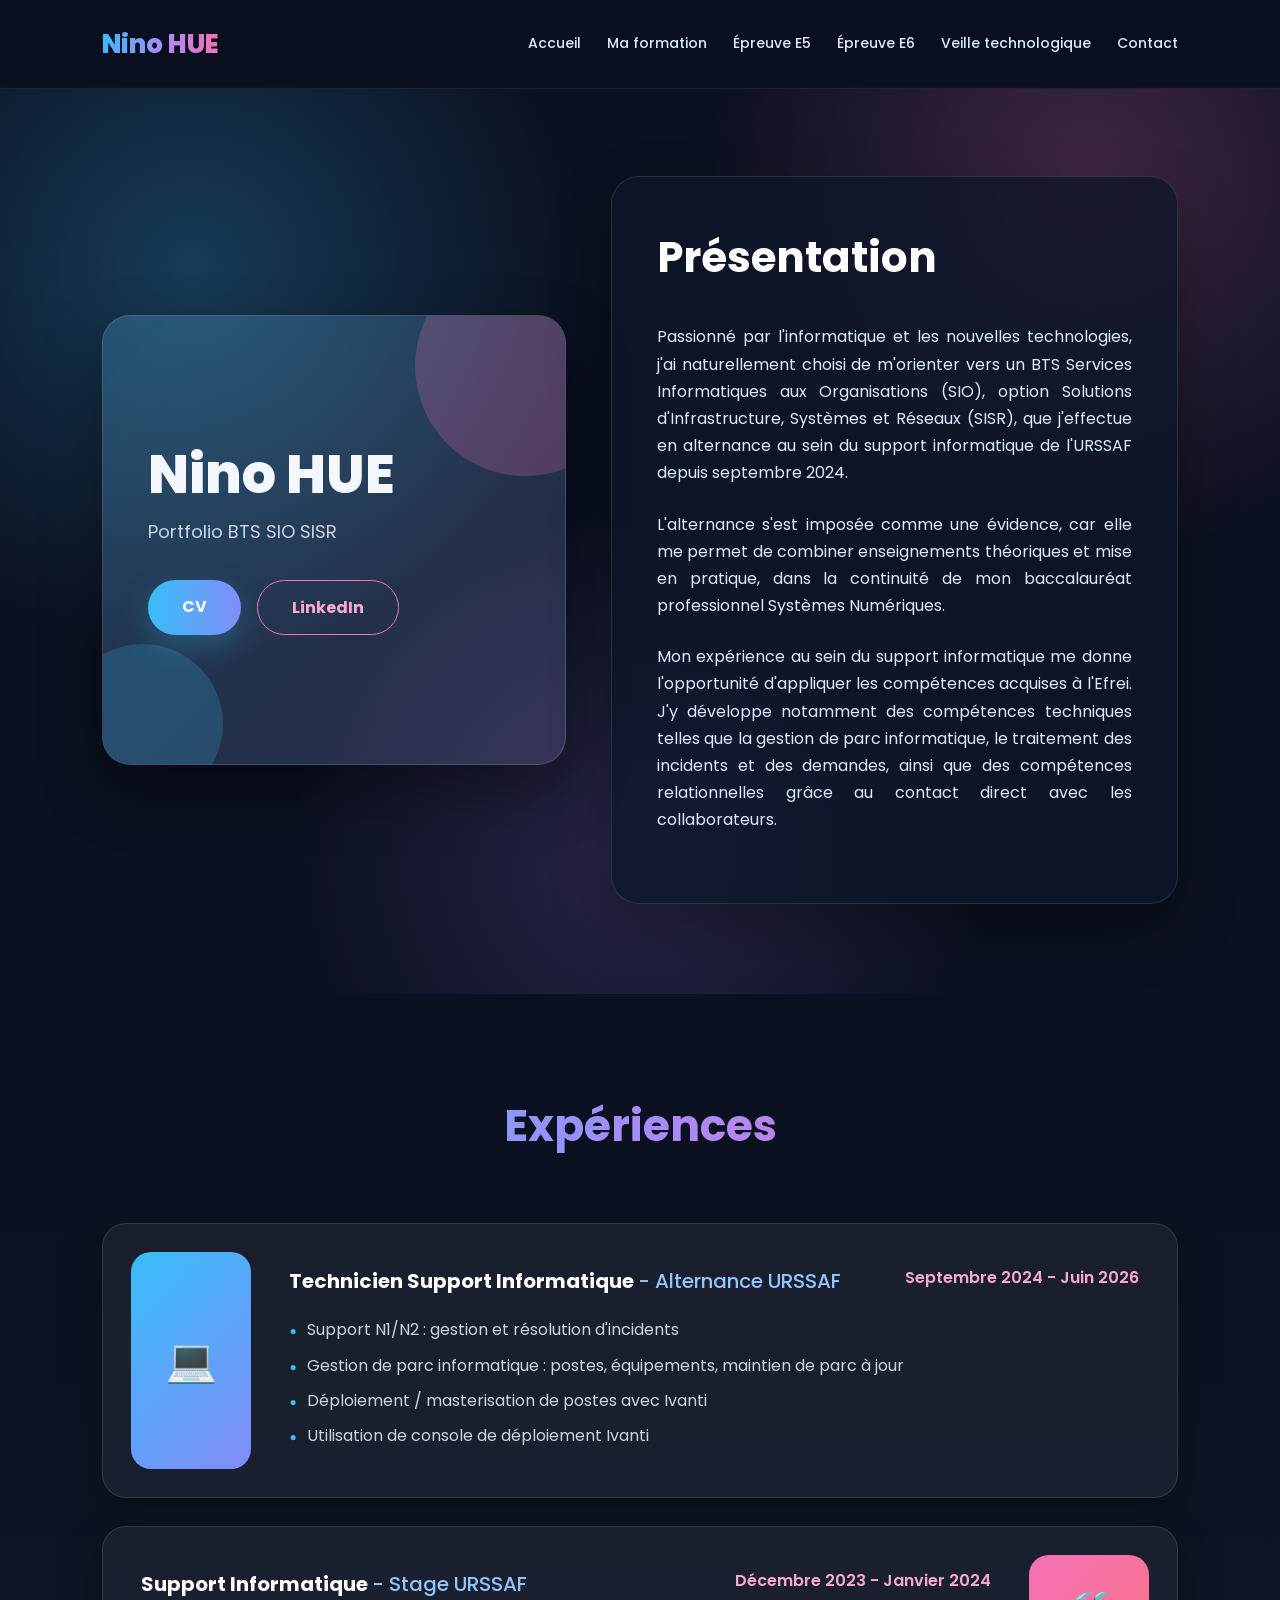
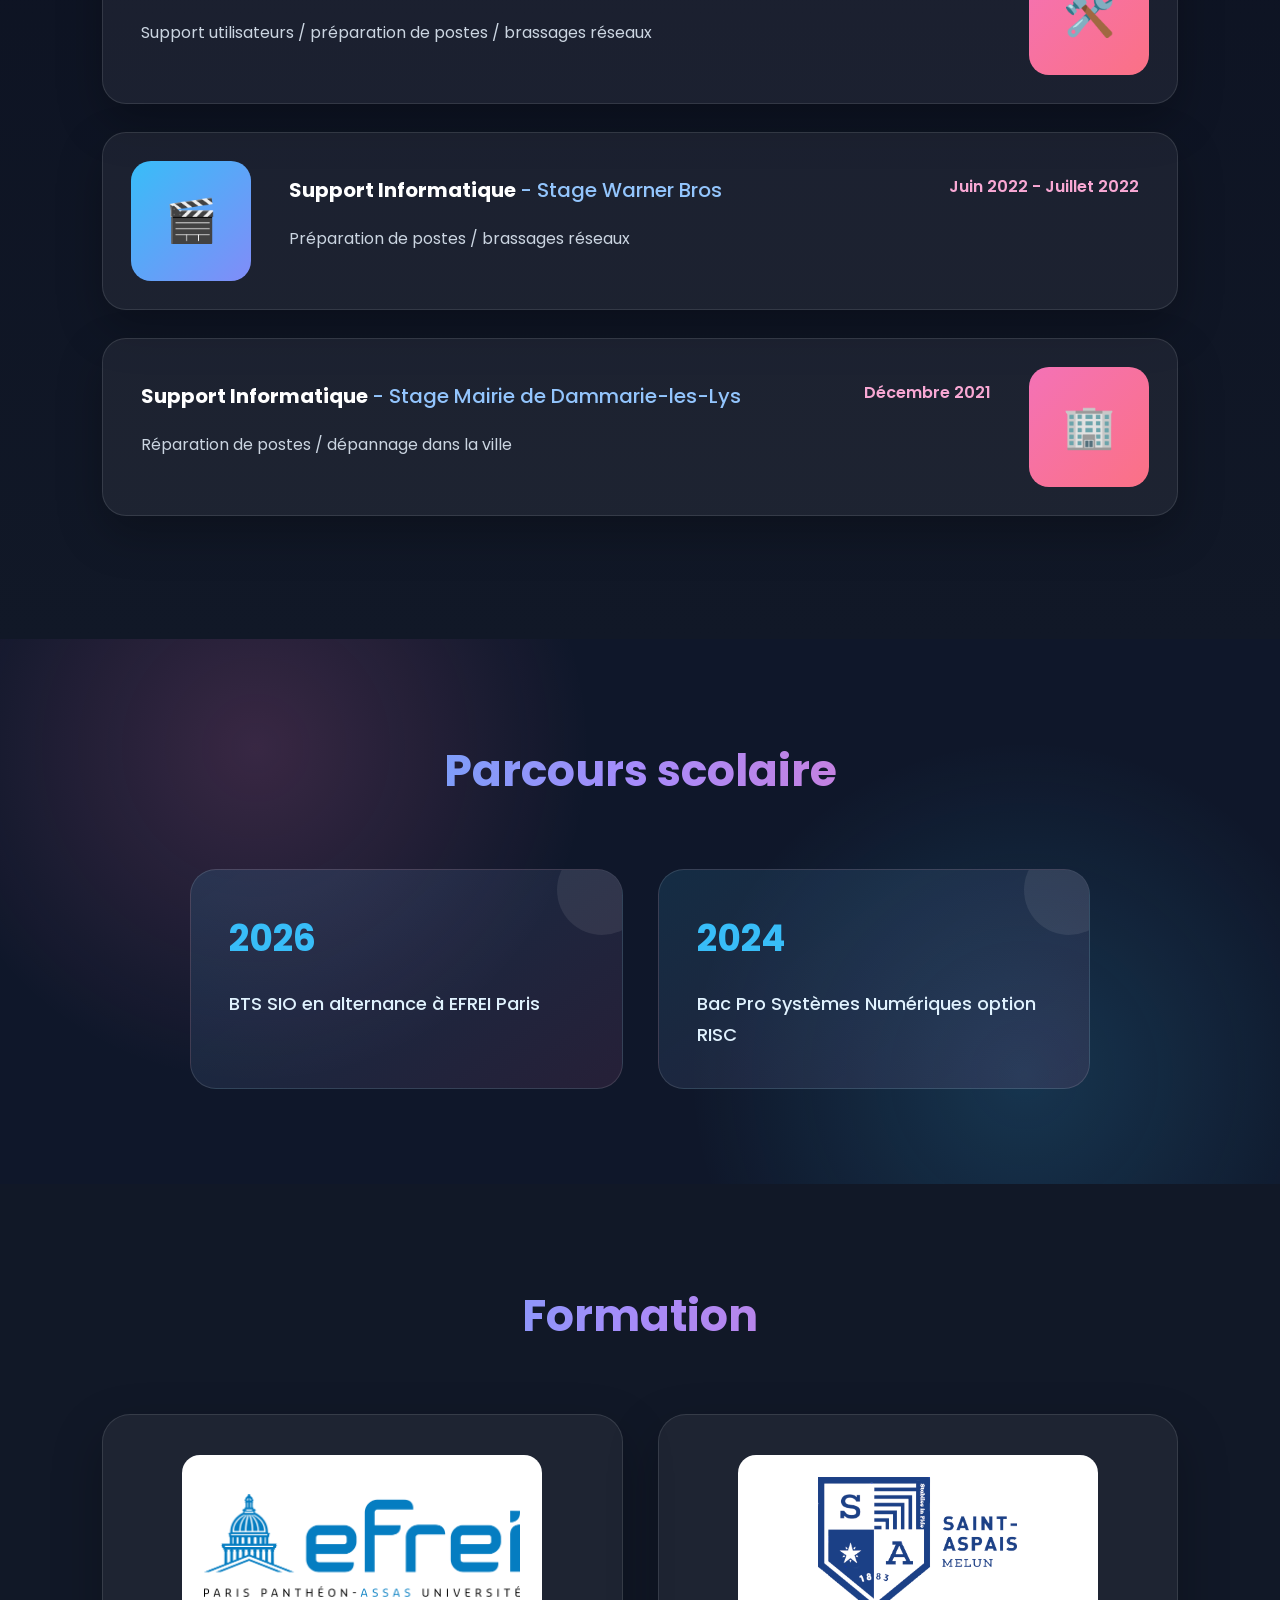
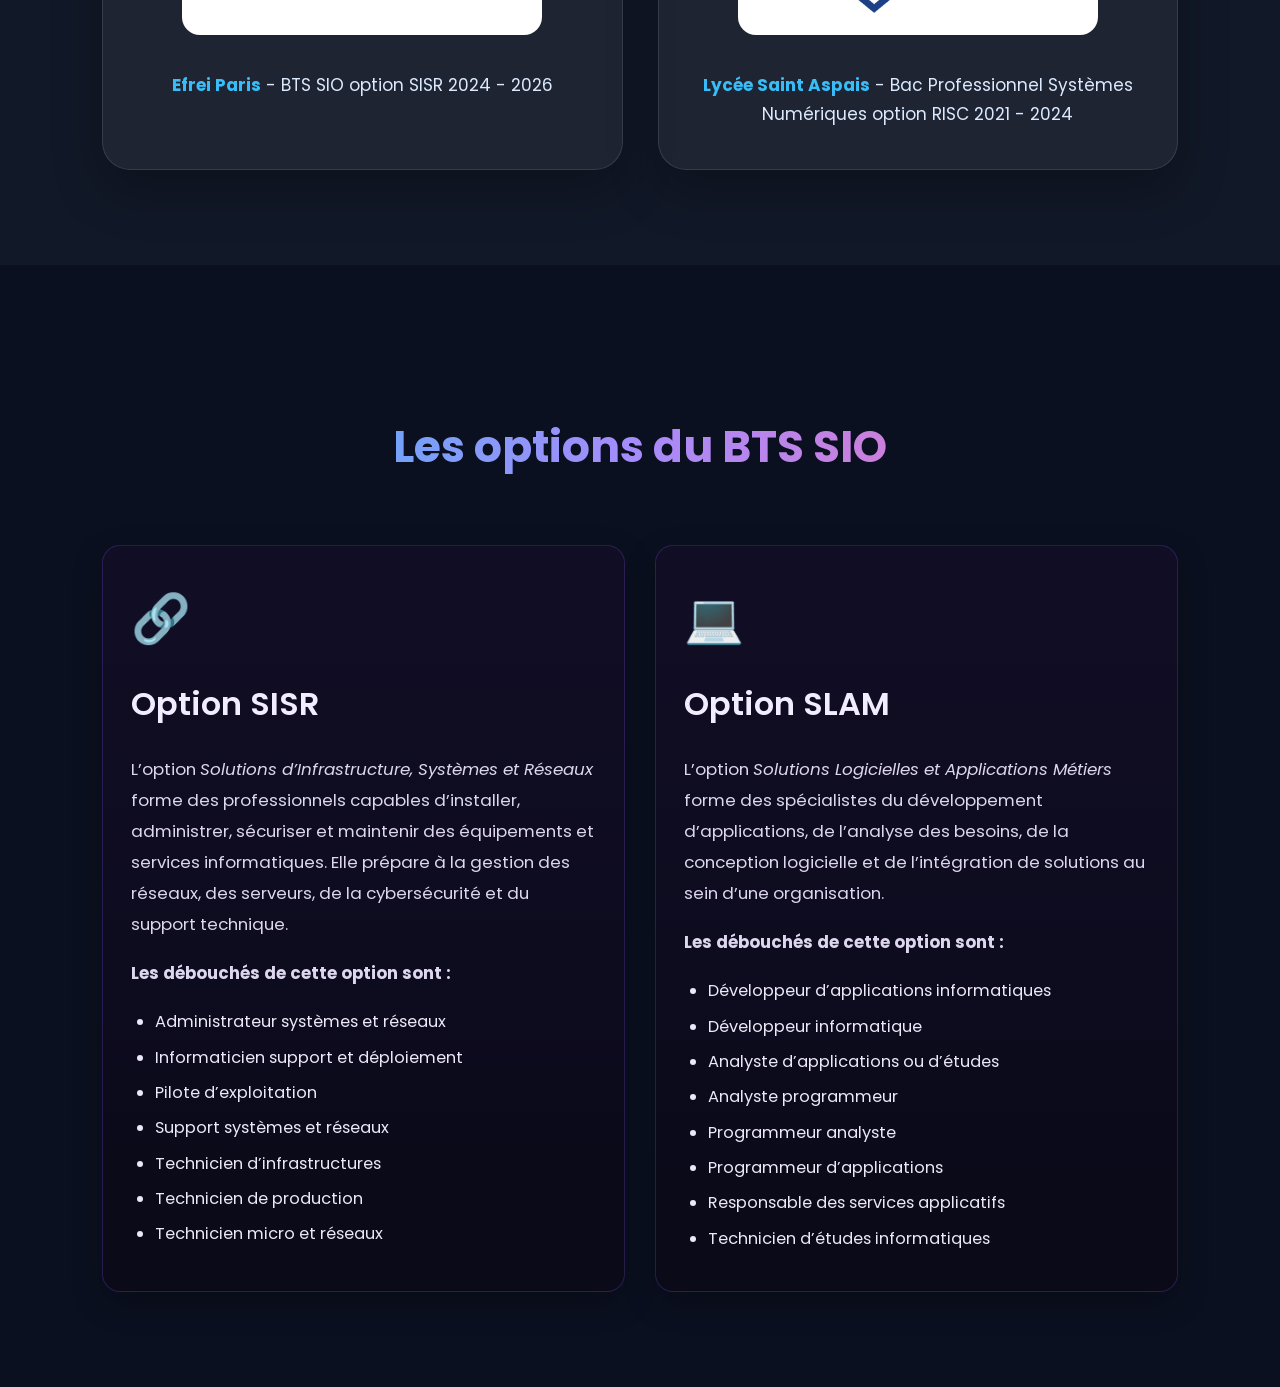
<file: index.html>
<!DOCTYPE html>
<html lang="fr">
<head>
  <meta charset="UTF-8">
  <meta name="viewport" content="width=device-width, initial-scale=1.0">
  <title>Portfolio - Nino HUE</title>
  <link rel="stylesheet" href="style.css">
</head>

<body>

  <header>
    <h1>Nino HUE</h1>

    <nav>
      <a href="index.html">Accueil</a>
      <a href="#formation">Ma formation</a>
      <a href="pages/EpreuveE5.html">Épreuve E5</a>
      <a href="pages/EpreuveE6.html">Épreuve E6</a>
      <a href="pages/Veille.html">Veille technologique</a>
      <a href="/pages/contact.html">Contact</a>
    </nav>
  </header>

  <main>

    <section class="hero" id="accueil">
      <div class="hero-left">
        <span class="name">Nino HUE</span>

        <div class="buttons">
          <a href="../nino.github.io/assets/pdf/CVNinoHue.pdf" class="btn">CV</a>
          <a href="https://www.linkedin.com/feed/" class="btn btn-outline">LinkedIn</a>
        </div>
      </div>

      <div class="hero-right">
        <h2>Présentation</h2>

        <p>
          Passionné par l'informatique et les nouvelles technologies, j'ai naturellement choisi de m'orienter vers un BTS Services Informatiques aux Organisations (SIO), option Solutions d'Infrastructure, Systèmes et Réseaux (SISR), que j'effectue en alternance au sein du support informatique de l'URSSAF depuis septembre 2024.
        </p>

        <p>
          L'alternance s'est imposée comme une évidence, car elle me permet de combiner enseignements théoriques et mise en pratique, dans la continuité de mon baccalauréat professionnel Systèmes Numériques.
        </p>

        <p>
          Mon expérience au sein du support informatique me donne l'opportunité d'appliquer les compétences acquises à l'Efrei. J'y développe notamment des compétences techniques telles que la gestion de parc informatique, le traitement des incidents et des demandes, ainsi que des compétences relationnelles grâce au contact direct avec les collaborateurs.
        </p>
      </div>
    </section>

    <section class="section" id="experiences">
      <h2>Expériences</h2>

      <div class="experience-card">
        <div class="icon">💻</div>

        <div class="experience-content">
          <div class="experience-header">
            <h3>Technicien Support Informatique <span>- Alternance URSSAF</span></h3>
            <p>Septembre 2024 - Juin 2026</p>
          </div>

          <ul>
            <li>Support N1/N2 : gestion et résolution d'incidents</li>
            <li>Gestion de parc informatique : postes, équipements, maintien de parc à jour</li>
            <li>Déploiement / masterisation de postes avec Ivanti</li>
            <li>Utilisation de console de déploiement Ivanti</li>
          </ul>
        </div>
      </div>

      <div class="experience-card reverse">
        <div class="icon blue">🛠️</div>

        <div class="experience-content">
          <div class="experience-header">
            <h3>Support Informatique <span>- Stage URSSAF</span></h3>
            <p>Décembre 2023 - Janvier 2024</p>
          </div>

          <p>Support utilisateurs / préparation de postes / brassages réseaux</p>
        </div>
      </div>

      <div class="experience-card">
        <div class="icon">🎬</div>

        <div class="experience-content">
          <div class="experience-header">
            <h3>Support Informatique <span>- Stage Warner Bros</span></h3>
            <p>Juin 2022 - Juillet 2022</p>
          </div>

          <p>Préparation de postes / brassages réseaux</p>
        </div>
      </div>

      <div class="experience-card reverse">
        <div class="icon blue">🏢</div>

        <div class="experience-content">
          <div class="experience-header">
            <h3>Support Informatique <span>- Stage Mairie de Dammarie-les-Lys</span></h3>
            <p>Décembre 2021</p>
          </div>

          <p>Réparation de postes / dépannage dans la ville</p>
        </div>
      </div>
    </section>

    <section class="section formation" id="formation">
      <h2>Parcours scolaire</h2>

      <div class="timeline">
        <div class="timeline-card">
          <h3>2026</h3>
          <p>BTS SIO en alternance à EFREI Paris</p>
        </div>

        <div class="timeline-card">
          <h3>2024</h3>
          <p>Bac Pro Systèmes Numériques option RISC</p>
        </div>
      </div>
    </section>

    <section class="section schools">
      <h2>Formation</h2>

      <div class="school-grid">
        <div class="school-card">
          <img src="assets/images/Logo_Efrei_2022.svg.png" alt="Logo EFREI Paris">
          <p><strong>Efrei Paris</strong> - BTS SIO option SISR 2024 - 2026</p>
        </div>

        <div class="school-card">
          <img src="assets/images/institution-st-Aspais-fond-logo-blanc-et-bleu.png" alt="Logo Lycée Saint Aspais">
          <p><strong>Lycée Saint Aspais</strong> - Bac Professionnel Systèmes Numériques option RISC 2021 - 2024</p>
        </div>
      </div>
    </section>
    <section class="section options-section">
  <h2>Les options du BTS SIO</h2>

  <div class="options-grid">
    <div class="option-card">
      <div class="option-icon">🔗</div>
      <h3>Option SISR</h3>

      <p>
        L’option <em>Solutions d’Infrastructure, Systèmes et Réseaux</em> forme des professionnels
        capables d’installer, administrer, sécuriser et maintenir des équipements et services informatiques.
        Elle prépare à la gestion des réseaux, des serveurs, de la cybersécurité et du support technique.
      </p>

      <p class="option-subtitle">Les débouchés de cette option sont :</p>
      <ul>
        <li>Administrateur systèmes et réseaux</li>
        <li>Informaticien support et déploiement</li>
        <li>Pilote d’exploitation</li>
        <li>Support systèmes et réseaux</li>
        <li>Technicien d’infrastructures</li>
        <li>Technicien de production</li>
        <li>Technicien micro et réseaux</li>
      </ul>
    </div>

    <div class="option-card">
      <div class="option-icon">💻</div>
      <h3>Option SLAM</h3>

      <p>
        L’option <em>Solutions Logicielles et Applications Métiers</em> forme des spécialistes
        du développement d’applications, de l’analyse des besoins, de la conception logicielle
        et de l’intégration de solutions au sein d’une organisation.
      </p>

      <p class="option-subtitle">Les débouchés de cette option sont :</p>
      <ul>
        <li>Développeur d’applications informatiques</li>
        <li>Développeur informatique</li>
        <li>Analyste d’applications ou d’études</li>
        <li>Analyste programmeur</li>
        <li>Programmeur analyste</li>
        <li>Programmeur d’applications</li>
        <li>Responsable des services applicatifs</li>
        <li>Technicien d’études informatiques</li>
      </ul>
    </div>
  </div>
</section>

  </main>

</body>
</html>
</file>
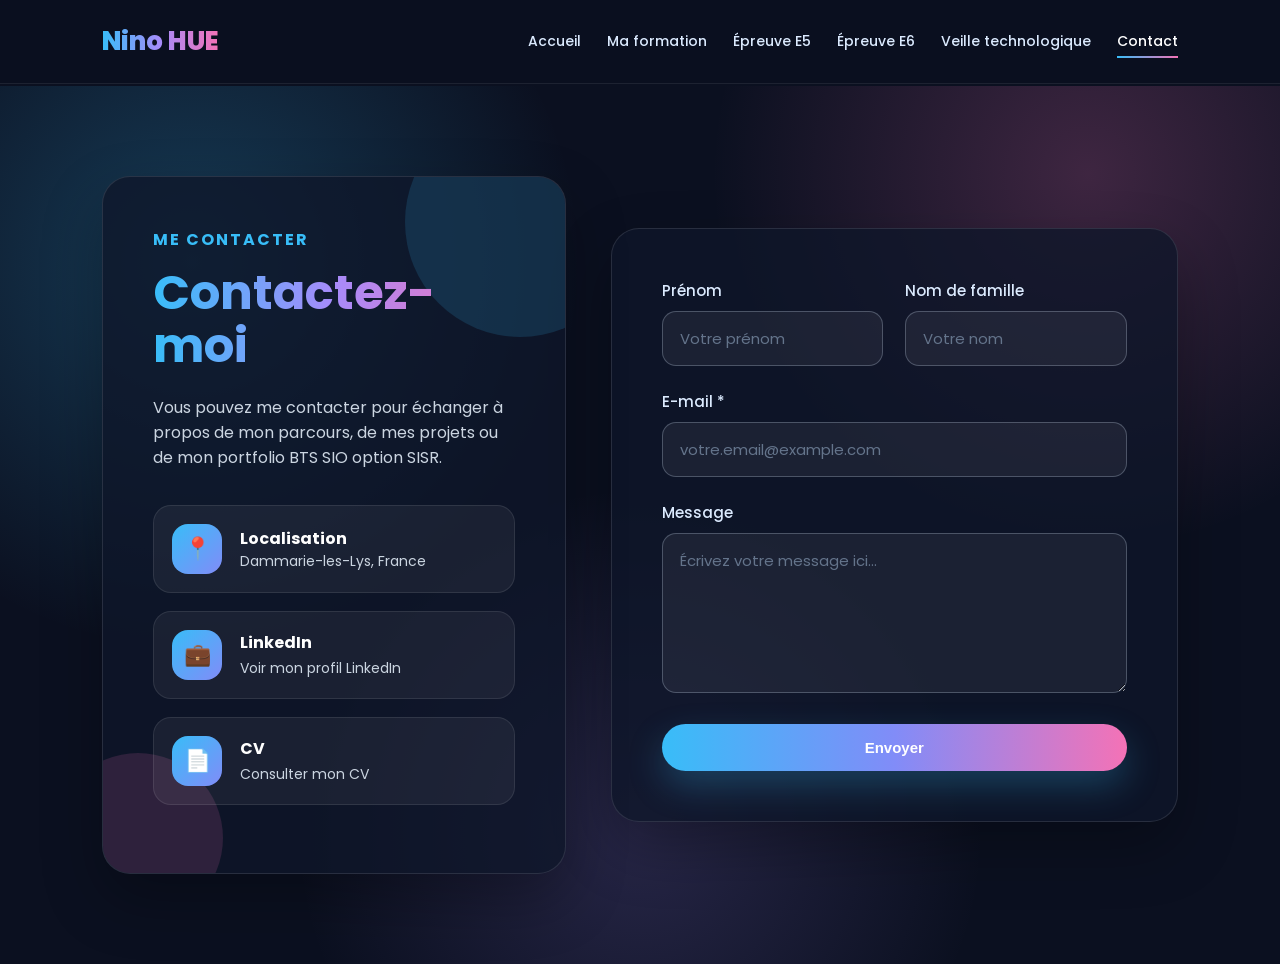
<file: pages/contact.html>
<!DOCTYPE html>
<html lang="fr">
<head>
  <meta charset="UTF-8">
  <meta name="viewport" content="width=device-width, initial-scale=1.0">
  <title>Contact - Nino HUE</title>
  <link rel="stylesheet" href="contact.css">
</head>

<body>

  <header>
    <h1>Nino HUE</h1>

    <nav>
      <a href="../index.html">Accueil</a>
      <a href="../index.html#formation">Ma formation</a>
      <a href="EpreuveE5.html">Épreuve E5</a>
      <a href="EpreuveE6.html">Épreuve E6</a>
      <a href="../index.html#veille">Veille technologique</a>
      <a href="contact.html" class="active">Contact</a>
    </nav>
  </header>

  <main>

    <section class="contact-section">

      <div class="contact-left">
        <p class="small-title">Me contacter</p>

        <h2>Contactez-moi</h2>

        <p class="intro">
          Vous pouvez me contacter pour échanger à propos de mon parcours, de mes projets ou de mon portfolio BTS SIO option SISR.
        </p>

        <div class="info-card">
          <span>📍</span>
          <div>
            <h3>Localisation</h3>
            <p>Dammarie-les-Lys, France</p>
          </div>
        </div>

        <div class="info-card">
          <span>💼</span>
          <div>
            <h3>LinkedIn</h3>
            <a href="https://www.linkedin.com/feed/" target="_blank">Voir mon profil LinkedIn</a>
          </div>
        </div>

        <div class="info-card">
          <span>📄</span>
          <div>
            <h3>CV</h3>
            <a href="https://www.linkedin.com/feed/" target="_blank">Consulter mon CV</a>
          </div>
        </div>
      </div>

      <div class="contact-right">
        <form>
          <div class="form-row">
            <div class="form-group">
              <label for="prenom">Prénom</label>
              <input type="text" id="prenom" name="prenom" placeholder="Votre prénom">
            </div>

            <div class="form-group">
              <label for="nom">Nom de famille</label>
              <input type="text" id="nom" name="nom" placeholder="Votre nom">
            </div>
          </div>

          <div class="form-group">
            <label for="email">E-mail *</label>
            <input type="email" id="email" name="email" placeholder="votre.email@example.com" required>
          </div>

          <div class="form-group">
            <label for="message">Message</label>
            <textarea id="message" name="message" placeholder="Écrivez votre message ici..."></textarea>
          </div>

          <button type="submit">Envoyer</button>
        </form>
      </div>

    </section>

  </main>

</body>
</html>
</file>
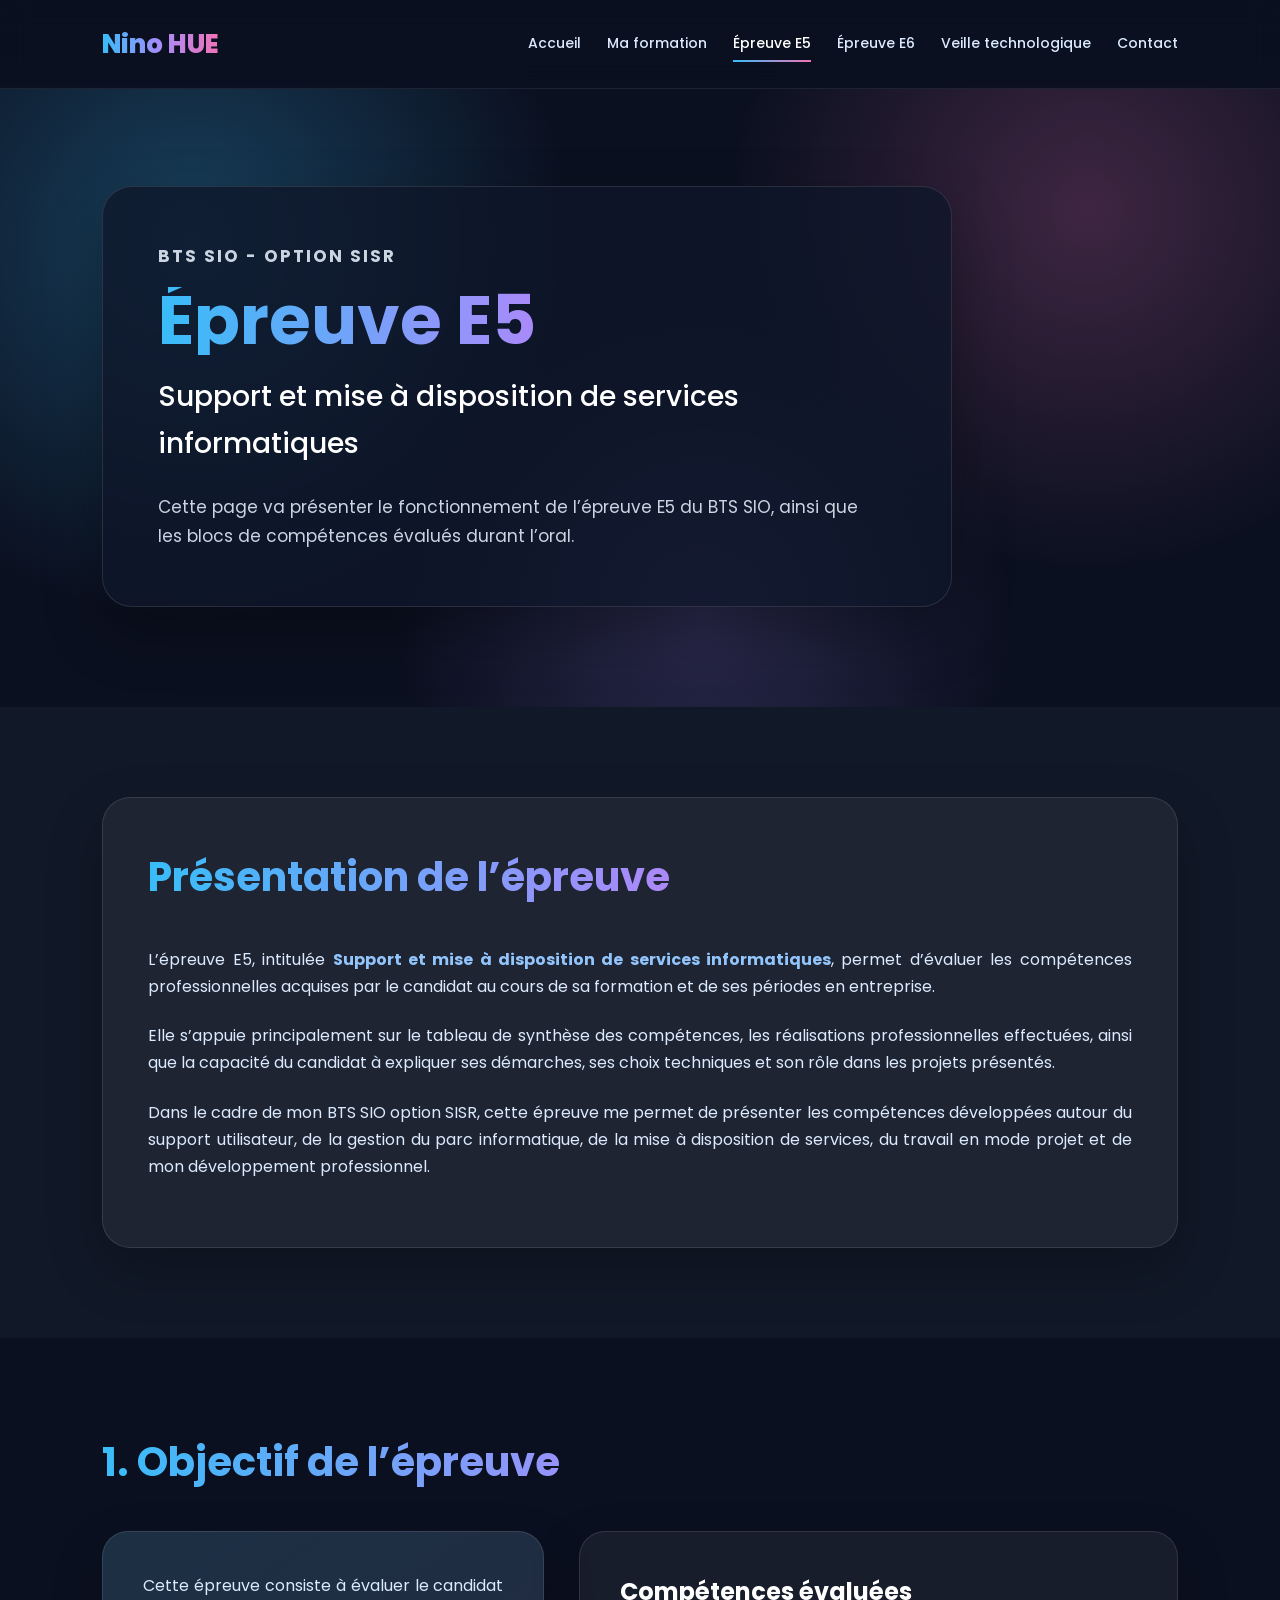
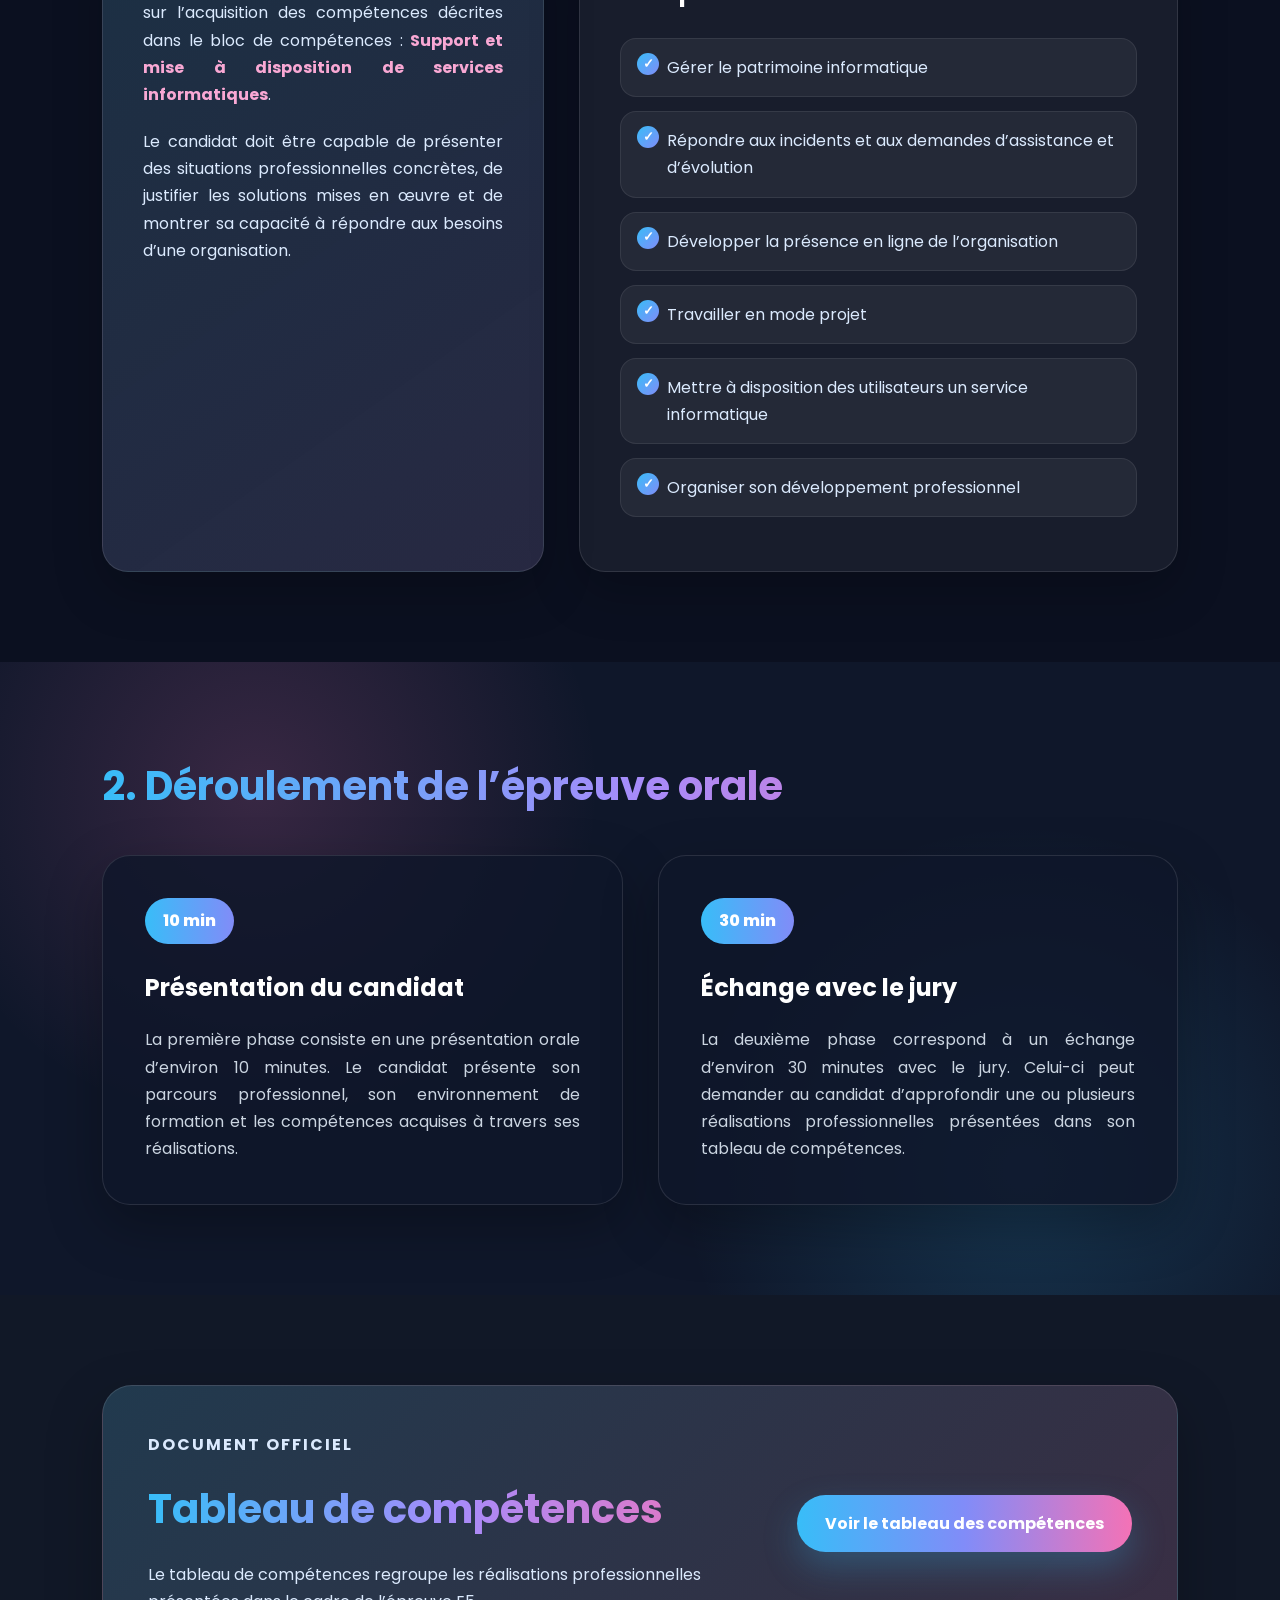
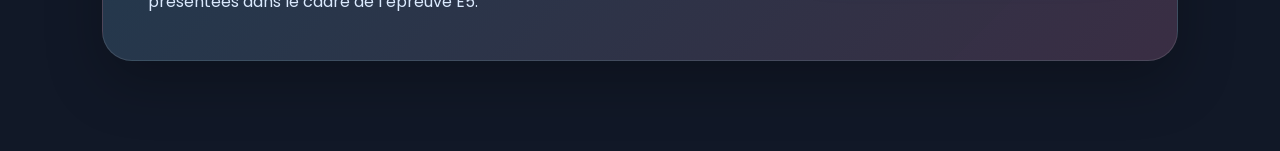
<file: pages/EpreuveE5.html>
<!DOCTYPE html>
<html lang="fr">
<head>
  <meta charset="UTF-8">
  <meta name="viewport" content="width=device-width, initial-scale=1.0">
  <title>Épreuve E5 - Nino HUE</title>
  <link rel="stylesheet" href="EpreuveE5.css">
</head>

<body>

  <header>
    <h1>Nino HUE</h1>

    <nav>
      <a href="../index.html">Accueil</a>
      <a href="../index.html#formation">Ma formation</a>
      <a href="EpreuveE5.html" class="active">Épreuve E5</a>
      <a href="EpreuveE6.html">Épreuve E6</a>
      <a href="../pages/Veille.html">Veille technologique</a>
      <a href="contact.html">Contact</a>
    </nav>
  </header>

  <main>

    <section class="hero-e5">
      <div class="hero-content">
        <p class="small-title">BTS SIO - Option SISR</p>
        <h2>Épreuve E5</h2>
        <h3>Support et mise à disposition de services informatiques</h3>

        <p>
          Cette page va présenter le fonctionnement de l’épreuve E5 du BTS SIO, ainsi que les blocs de compétences évalués durant l’oral.
        </p>
      </div>
    </section>

    <section class="section intro-section">
      <div class="intro-card">
        <h2>Présentation de l’épreuve</h2>

        <p>
          L’épreuve E5, intitulée <strong>Support et mise à disposition de services informatiques</strong>, permet d’évaluer les compétences professionnelles acquises par le candidat au cours de sa formation et de ses périodes en entreprise.
        </p>

        <p>
          Elle s’appuie principalement sur le tableau de synthèse des compétences, les réalisations professionnelles effectuées, ainsi que la capacité du candidat à expliquer ses démarches, ses choix techniques et son rôle dans les projets présentés.
        </p>

        <p>
          Dans le cadre de mon BTS SIO option SISR, cette épreuve me permet de présenter les compétences développées autour du support utilisateur, de la gestion du parc informatique, de la mise à disposition de services, du travail en mode projet et de mon développement professionnel.
        </p>
      </div>
    </section>

    <section class="section">
      <h2>1. Objectif de l’épreuve</h2>

      <div class="content-grid">
        <div class="text-card">
          <p>
            Cette épreuve consiste à évaluer le candidat sur l’acquisition des compétences décrites dans le bloc de compétences :
            <strong>Support et mise à disposition de services informatiques</strong>.
          </p>

          <p>
            Le candidat doit être capable de présenter des situations professionnelles concrètes, de justifier les solutions mises en œuvre et de montrer sa capacité à répondre aux besoins d’une organisation.
          </p>
        </div>

        <div class="skills-card">
          <h3>Compétences évaluées</h3>

          <ul>
            <li>Gérer le patrimoine informatique</li>
            <li>Répondre aux incidents et aux demandes d’assistance et d’évolution</li>
            <li>Développer la présence en ligne de l’organisation</li>
            <li>Travailler en mode projet</li>
            <li>Mettre à disposition des utilisateurs un service informatique</li>
            <li>Organiser son développement professionnel</li>
          </ul>
        </div>
      </div>
    </section>

    <section class="section oral-section">
      <h2>2. Déroulement de l’épreuve orale</h2>

      <div class="oral-wrapper">

        <div class="oral-card">
          <span class="number">10 min</span>
          <h3>Présentation du candidat</h3>

          <p>
            La première phase consiste en une présentation orale d’environ 10 minutes. Le candidat présente son parcours professionnel, son environnement de formation et les compétences acquises à travers ses réalisations.
          </p>
        </div>

        <div class="oral-card">
          <span class="number">30 min</span>
          <h3>Échange avec le jury</h3>

          <p>
            La deuxième phase correspond à un échange d’environ 30 minutes avec le jury. Celui-ci peut demander au candidat d’approfondir une ou plusieurs réalisations professionnelles présentées dans son tableau de compétences.
          </p>
        </div>

      </div>
    </section>

    <section class="section document-section">
      <div class="document-card">
        <div>
          <p class="small-title">Document officiel</p>
          <h2>Tableau de compétences</h2>

          <p>
            Le tableau de compétences regroupe les réalisations professionnelles présentées dans le cadre de l’épreuve E5.
          </p>
        </div>

        <a href="../assets/pdf/tableau des copmpétences.pdf" target="_blank" class="btn">
          Voir le tableau des compétences
        </a>
      </div>
    </section>

  </main>

</body>
</html>
</file>
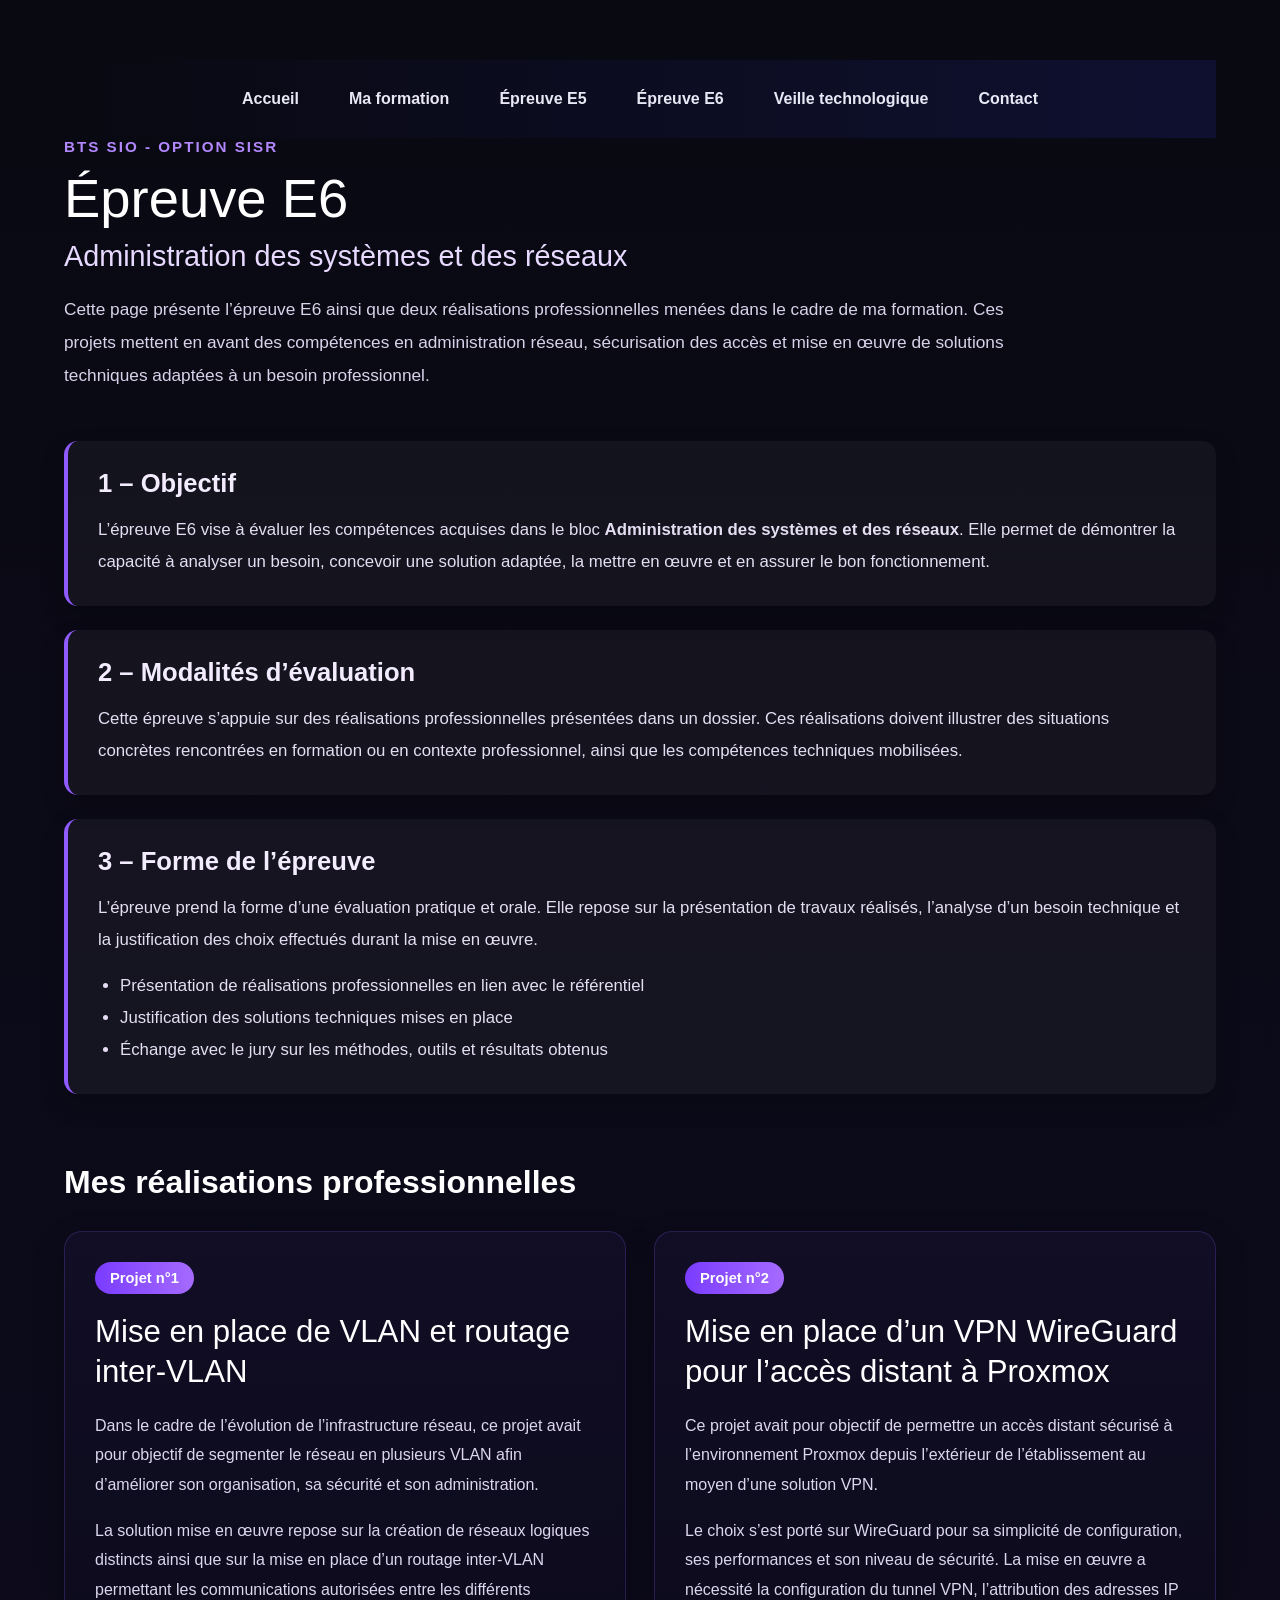
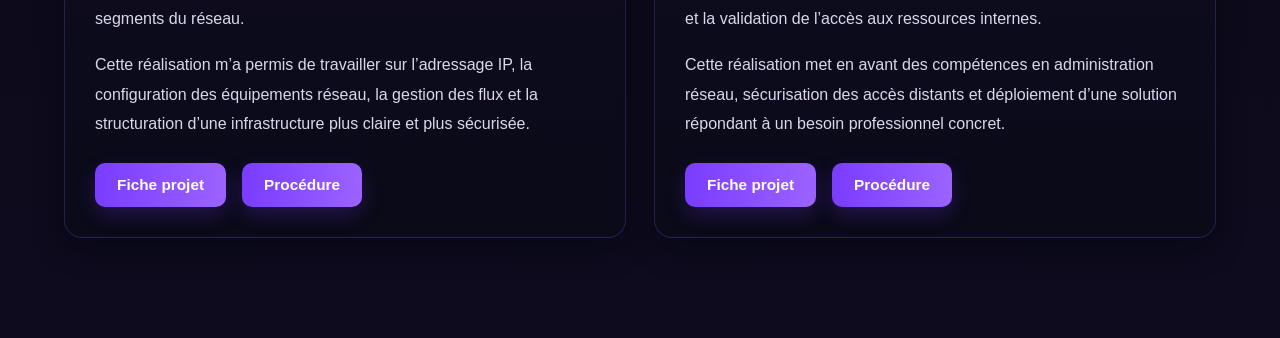
<file: pages/EpreuveE6.html>
<!DOCTYPE html>
<html lang="fr">
<head>
  <meta charset="UTF-8" />
  <meta name="viewport" content="width=device-width, initial-scale=1.0" />
  <title>Épreuve E6</title>
  <link rel="stylesheet" href="EpreuveE6.css" />
</head>
<body>

  <main class="e6-page">
    <nav>
  <a href="../index.html">Accueil</a>
  <a href="../index.html#formation">Ma formation</a>
  <a href="EpreuveE5.html">Épreuve E5</a>
  <a href="EpreuveE6.html">Épreuve E6</a>
  <a href="../pages/Veille.html">Veille technologique</a>
  <a href="contact.html">Contact</a>
</nav>

    <section class="intro-e6">
      <p class="subtitle">BTS SIO - Option SISR</p>
      <h1>Épreuve E6</h1>
      <h2>Administration des systèmes et des réseaux</h2>
      <p class="intro-text">
        Cette page présente l’épreuve E6 ainsi que deux réalisations professionnelles menées
        dans le cadre de ma formation. Ces projets mettent en avant des compétences en
        administration réseau, sécurisation des accès et mise en œuvre de solutions techniques
        adaptées à un besoin professionnel.
      </p>
    </section>

    <section class="presentation-e6">
      <div class="info-block">
        <h3>1 – Objectif</h3>
        <p>
          L’épreuve E6 vise à évaluer les compétences acquises dans le bloc
          <strong>Administration des systèmes et des réseaux</strong>. Elle permet de démontrer
          la capacité à analyser un besoin, concevoir une solution adaptée, la mettre en œuvre
          et en assurer le bon fonctionnement.
        </p>
      </div>

      <div class="info-block">
        <h3>2 – Modalités d’évaluation</h3>
        <p>
          Cette épreuve s’appuie sur des réalisations professionnelles présentées dans un dossier.
          Ces réalisations doivent illustrer des situations concrètes rencontrées en formation
          ou en contexte professionnel, ainsi que les compétences techniques mobilisées.
        </p>
      </div>

      <div class="info-block">
        <h3>3 – Forme de l’épreuve</h3>
        <p>
          L’épreuve prend la forme d’une évaluation pratique et orale. Elle repose sur la
          présentation de travaux réalisés, l’analyse d’un besoin technique et la justification
          des choix effectués durant la mise en œuvre.
        </p>
        <ul>
          <li>Présentation de réalisations professionnelles en lien avec le référentiel</li>
          <li>Justification des solutions techniques mises en place</li>
          <li>Échange avec le jury sur les méthodes, outils et résultats obtenus</li>
        </ul>
      </div>
    </section>

    <section class="projects-section">
      <h2>Mes réalisations professionnelles</h2>

      <div class="projects-grid">

        <article class="project-card">
          <span class="project-tag">Projet n°1</span>
          <h3>Mise en place de VLAN et routage inter-VLAN</h3>
          <p>
            Dans le cadre de l’évolution de l’infrastructure réseau, ce projet avait pour objectif
            de segmenter le réseau en plusieurs VLAN afin d’améliorer son organisation,
            sa sécurité et son administration.
          </p>
          <p>
            La solution mise en œuvre repose sur la création de réseaux logiques distincts
            ainsi que sur la mise en place d’un routage inter-VLAN permettant les communications
            autorisées entre les différents segments du réseau.
          </p>
          <p>
            Cette réalisation m’a permis de travailler sur l’adressage IP, la configuration
            des équipements réseau, la gestion des flux et la structuration d’une infrastructure
            plus claire et plus sécurisée.
          </p>

          <div class="project-buttons">
            <a href="../assets/pdf/Fiche descriptive 1 SISR (E6) Session 2026 .pdf" target="_blank">Fiche projet</a>
            <a href="../pages/Vlan.html" target="_blank">Procédure</a>
          </div>
        </article>

        <article class="project-card">
          <span class="project-tag">Projet n°2</span>
          <h3>Mise en place d’un VPN WireGuard pour l’accès distant à Proxmox</h3>
          <p>
            Ce projet avait pour objectif de permettre un accès distant sécurisé à l’environnement
            Proxmox depuis l’extérieur de l’établissement au moyen d’une solution VPN.
          </p>
          <p>
            Le choix s’est porté sur WireGuard pour sa simplicité de configuration,
            ses performances et son niveau de sécurité. La mise en œuvre a nécessité
            la configuration du tunnel VPN, l’attribution des adresses IP et la validation
            de l’accès aux ressources internes.
          </p>
          <p>
            Cette réalisation met en avant des compétences en administration réseau,
            sécurisation des accès distants et déploiement d’une solution répondant
            à un besoin professionnel concret.
          </p>

          <div class="project-buttons">
            <a href="../assets/pdf/Fiche descriptive 2 SISR (E6) Session 2026 .pdf" target="_blank">Fiche projet</a>
            <a href="https://www.it-connect.fr/mise-en-place-de-wireguard-vpn-sur-debian-11/" target="_blank">Procédure</a>
          </div>
        </article>

      </div>
    </section>

  </main>

</body>
</html>
</file>
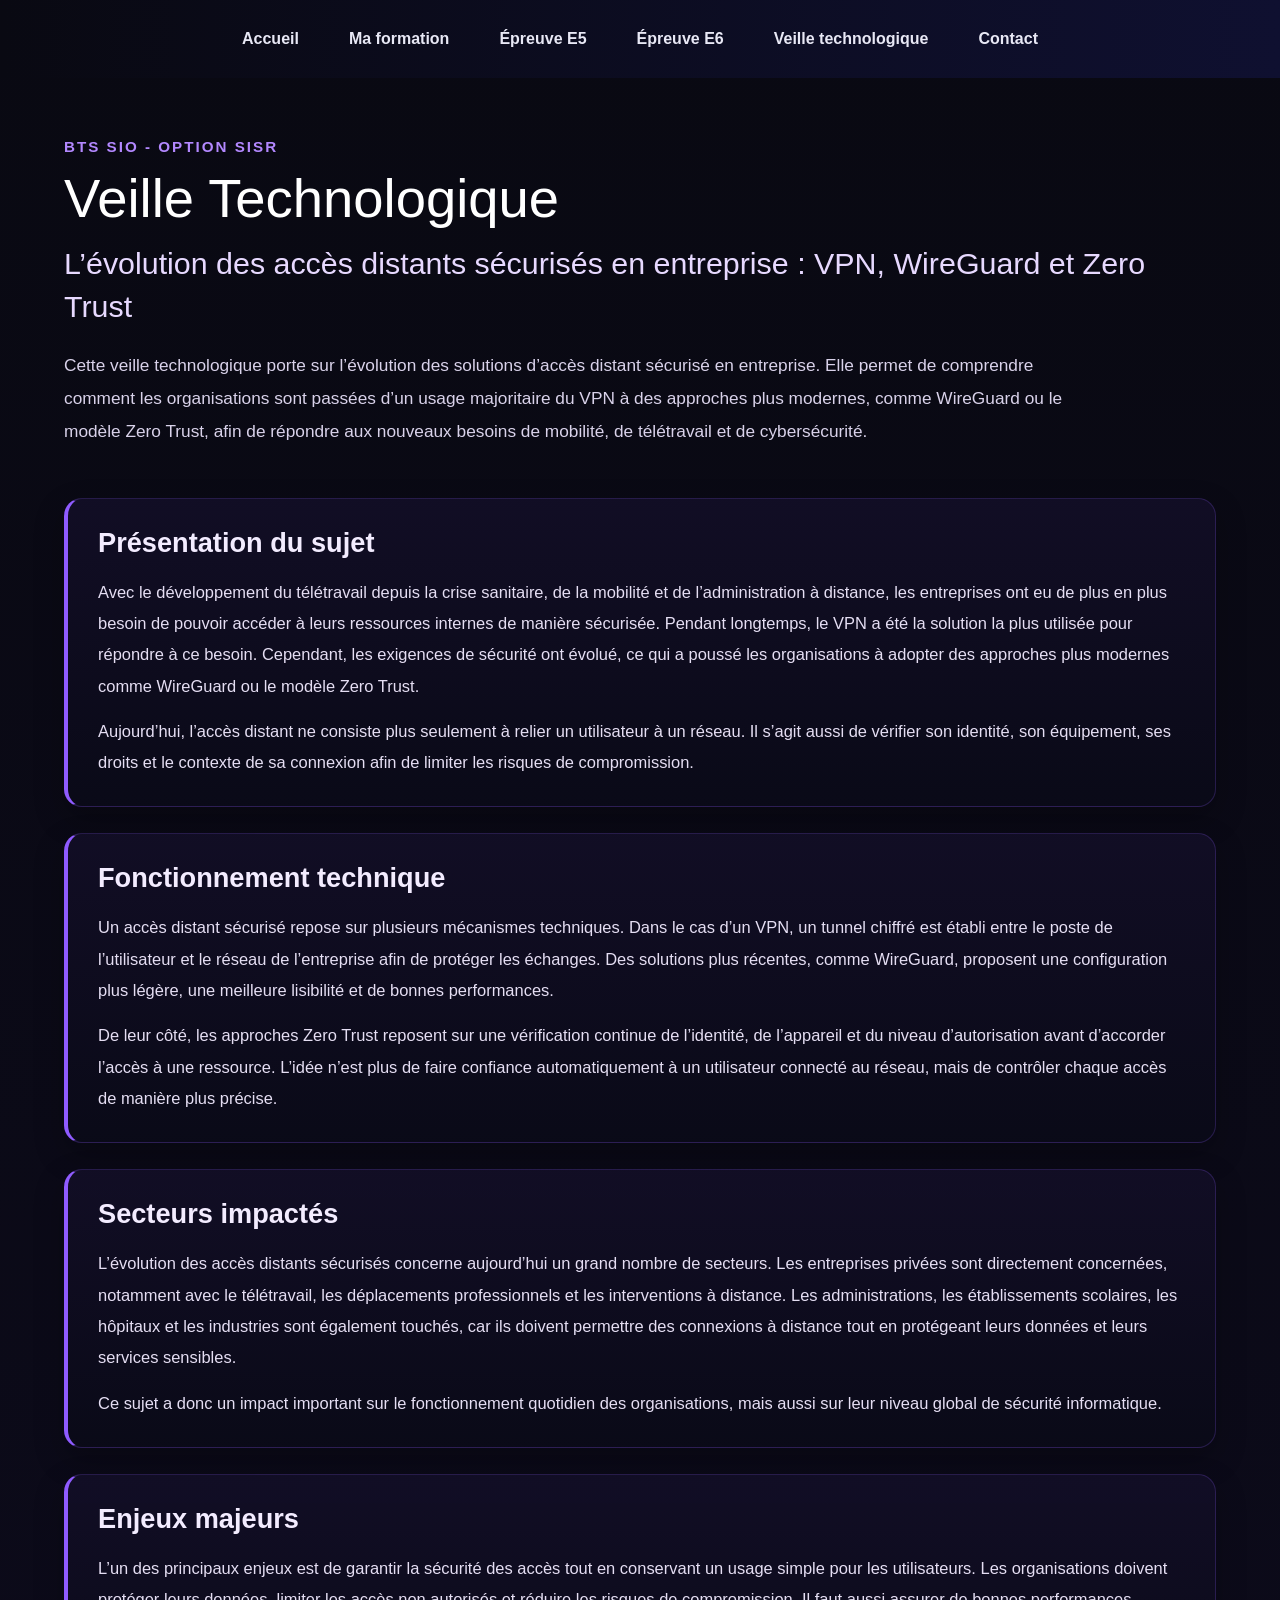
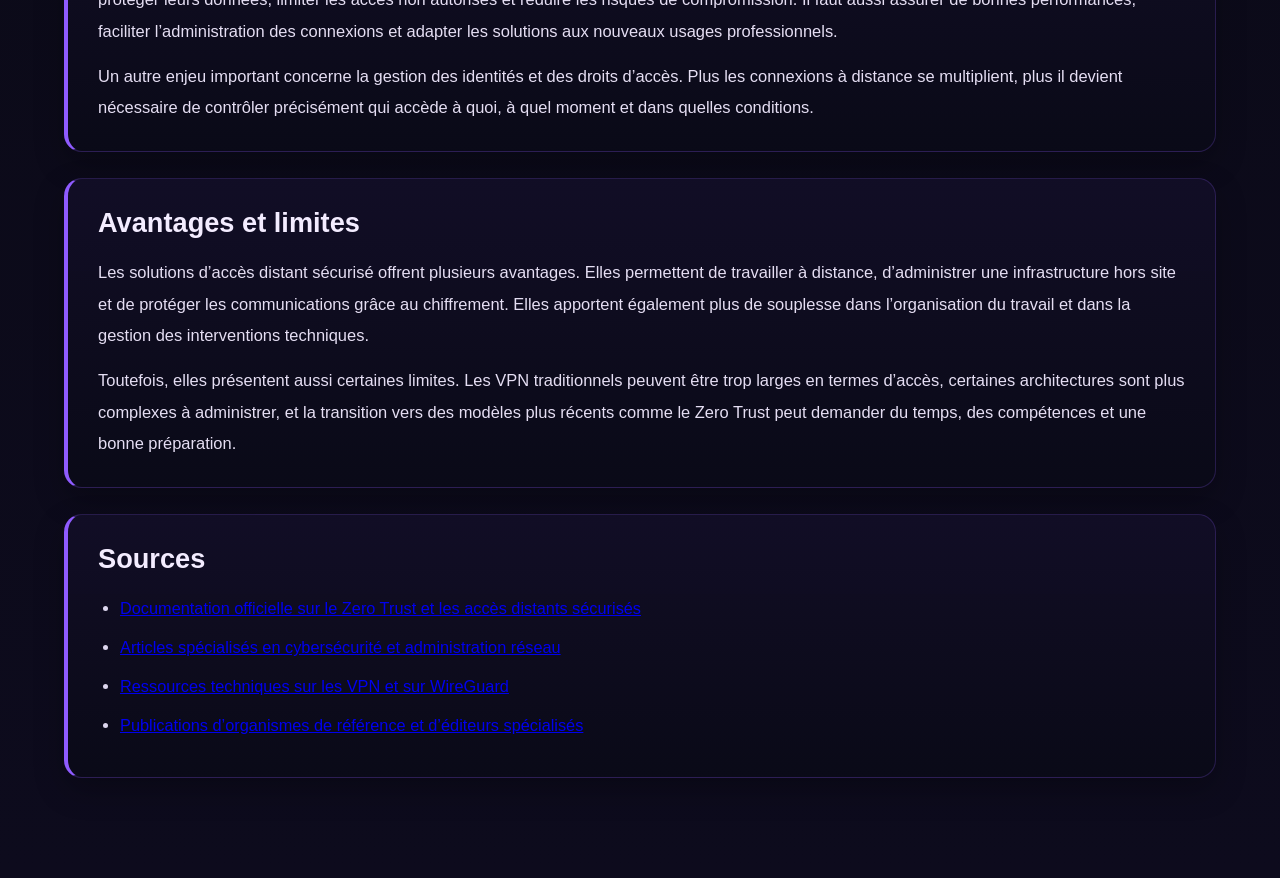
<file: pages/Veille.html>
<!DOCTYPE html>
<html lang="fr">
<head>
  <meta charset="UTF-8">
  <meta name="viewport" content="width=device-width, initial-scale=1.0">
  <title>Veille Technologique</title>
  <link rel="stylesheet" href="Veille.css">
</head>
<body>

  <nav>
    <a href="../index.html">Accueil</a>
    <a href="../index.html#formation">Ma formation</a>
    <a href="EpreuveE5.html">Épreuve E5</a>
    <a href="EpreuveE6.html">Épreuve E6</a>
    <a href="Veille.html">Veille technologique</a>
    <a href="contact.html">Contact</a>
  </nav>

  <main class="veille-page">

    <section class="hero-veille">
      <p class="subtitle">BTS SIO - Option SISR</p>
      <h1>Veille Technologique</h1>
      <h2>L’évolution des accès distants sécurisés en entreprise : VPN, WireGuard et Zero Trust</h2>
      <p class="intro">
        Cette veille technologique porte sur l’évolution des solutions d’accès distant sécurisé en entreprise.
        Elle permet de comprendre comment les organisations sont passées d’un usage majoritaire du VPN
        à des approches plus modernes, comme WireGuard ou le modèle Zero Trust, afin de répondre aux
        nouveaux besoins de mobilité, de télétravail et de cybersécurité.
      </p>
    </section>

    <section class="content-section">
      <article class="veille-card">
        <h3>Présentation du sujet</h3>
        <p>
          Avec le développement du télétravail depuis la crise sanitaire, de la mobilité et de l’administration
          à distance, les entreprises ont eu de plus en plus besoin de pouvoir accéder à leurs ressources internes
          de manière sécurisée. Pendant longtemps, le VPN a été la solution la plus utilisée pour répondre à ce besoin.
          Cependant, les exigences de sécurité ont évolué, ce qui a poussé les organisations à adopter des approches
          plus modernes comme WireGuard ou le modèle Zero Trust.
        </p>
        <p>
          Aujourd’hui, l’accès distant ne consiste plus seulement à relier un utilisateur à un réseau.
          Il s’agit aussi de vérifier son identité, son équipement, ses droits et le contexte de sa connexion
          afin de limiter les risques de compromission.
        </p>
      </article>

      <article class="veille-card">
        <h3>Fonctionnement technique</h3>
        <p>
          Un accès distant sécurisé repose sur plusieurs mécanismes techniques. Dans le cas d’un VPN,
          un tunnel chiffré est établi entre le poste de l’utilisateur et le réseau de l’entreprise
          afin de protéger les échanges. Des solutions plus récentes, comme WireGuard, proposent une
          configuration plus légère, une meilleure lisibilité et de bonnes performances.
        </p>
        <p>
          De leur côté, les approches Zero Trust reposent sur une vérification continue de l’identité,
          de l’appareil et du niveau d’autorisation avant d’accorder l’accès à une ressource.
          L’idée n’est plus de faire confiance automatiquement à un utilisateur connecté au réseau,
          mais de contrôler chaque accès de manière plus précise.
        </p>
      </article>

      <article class="veille-card">
        <h3>Secteurs impactés</h3>
        <p>
          L’évolution des accès distants sécurisés concerne aujourd’hui un grand nombre de secteurs.
          Les entreprises privées sont directement concernées, notamment avec le télétravail, les déplacements
          professionnels et les interventions à distance. Les administrations, les établissements scolaires,
          les hôpitaux et les industries sont également touchés, car ils doivent permettre des connexions
          à distance tout en protégeant leurs données et leurs services sensibles.
        </p>
        <p>
          Ce sujet a donc un impact important sur le fonctionnement quotidien des organisations,
          mais aussi sur leur niveau global de sécurité informatique.
        </p>
      </article>

      <article class="veille-card">
        <h3>Enjeux majeurs</h3>
        <p>
          L’un des principaux enjeux est de garantir la sécurité des accès tout en conservant un usage simple
          pour les utilisateurs. Les organisations doivent protéger leurs données, limiter les accès non autorisés
          et réduire les risques de compromission. Il faut aussi assurer de bonnes performances, faciliter
          l’administration des connexions et adapter les solutions aux nouveaux usages professionnels.
        </p>
        <p>
          Un autre enjeu important concerne la gestion des identités et des droits d’accès.
          Plus les connexions à distance se multiplient, plus il devient nécessaire de contrôler précisément
          qui accède à quoi, à quel moment et dans quelles conditions.
        </p>
      </article>

      <article class="veille-card">
        <h3>Avantages et limites</h3>
        <p>
          Les solutions d’accès distant sécurisé offrent plusieurs avantages. Elles permettent de travailler
          à distance, d’administrer une infrastructure hors site et de protéger les communications grâce
          au chiffrement. Elles apportent également plus de souplesse dans l’organisation du travail et
          dans la gestion des interventions techniques.
        </p>
        <p>
          Toutefois, elles présentent aussi certaines limites. Les VPN traditionnels peuvent être trop larges
          en termes d’accès, certaines architectures sont plus complexes à administrer, et la transition
          vers des modèles plus récents comme le Zero Trust peut demander du temps, des compétences
          et une bonne préparation.
        </p>
      </article>

      <article class="veille-card">
        <h3>Sources</h3>
        <ul class="sources-list">
  <li>
    <a href="https://www.cisa.gov/topics/cybersecurity-best-practices/zero-trust" target="_blank">
      Documentation officielle sur le Zero Trust et les accès distants sécurisés
    </a>
  </li>
  <li>
    <a href="https://www.cloudflare.com/fr-fr/learning/security/glossary/what-is-zero-trust/" target="_blank">
      Articles spécialisés en cybersécurité et administration réseau
    </a>
  </li>
  <li>
    <a href="https://www.wireguard.com/" target="_blank">
      Ressources techniques sur les VPN et sur WireGuard
    </a>
  </li>
  <li>
    <a href="https://learn.microsoft.com/en-us/entra/architecture/gsa-poc-private-access" target="_blank">
      Publications d’organismes de référence et d’éditeurs spécialisés
    </a>
  </li>
</ul>
      </article>
    </section>

  </main>

</body>
</html>
</file>
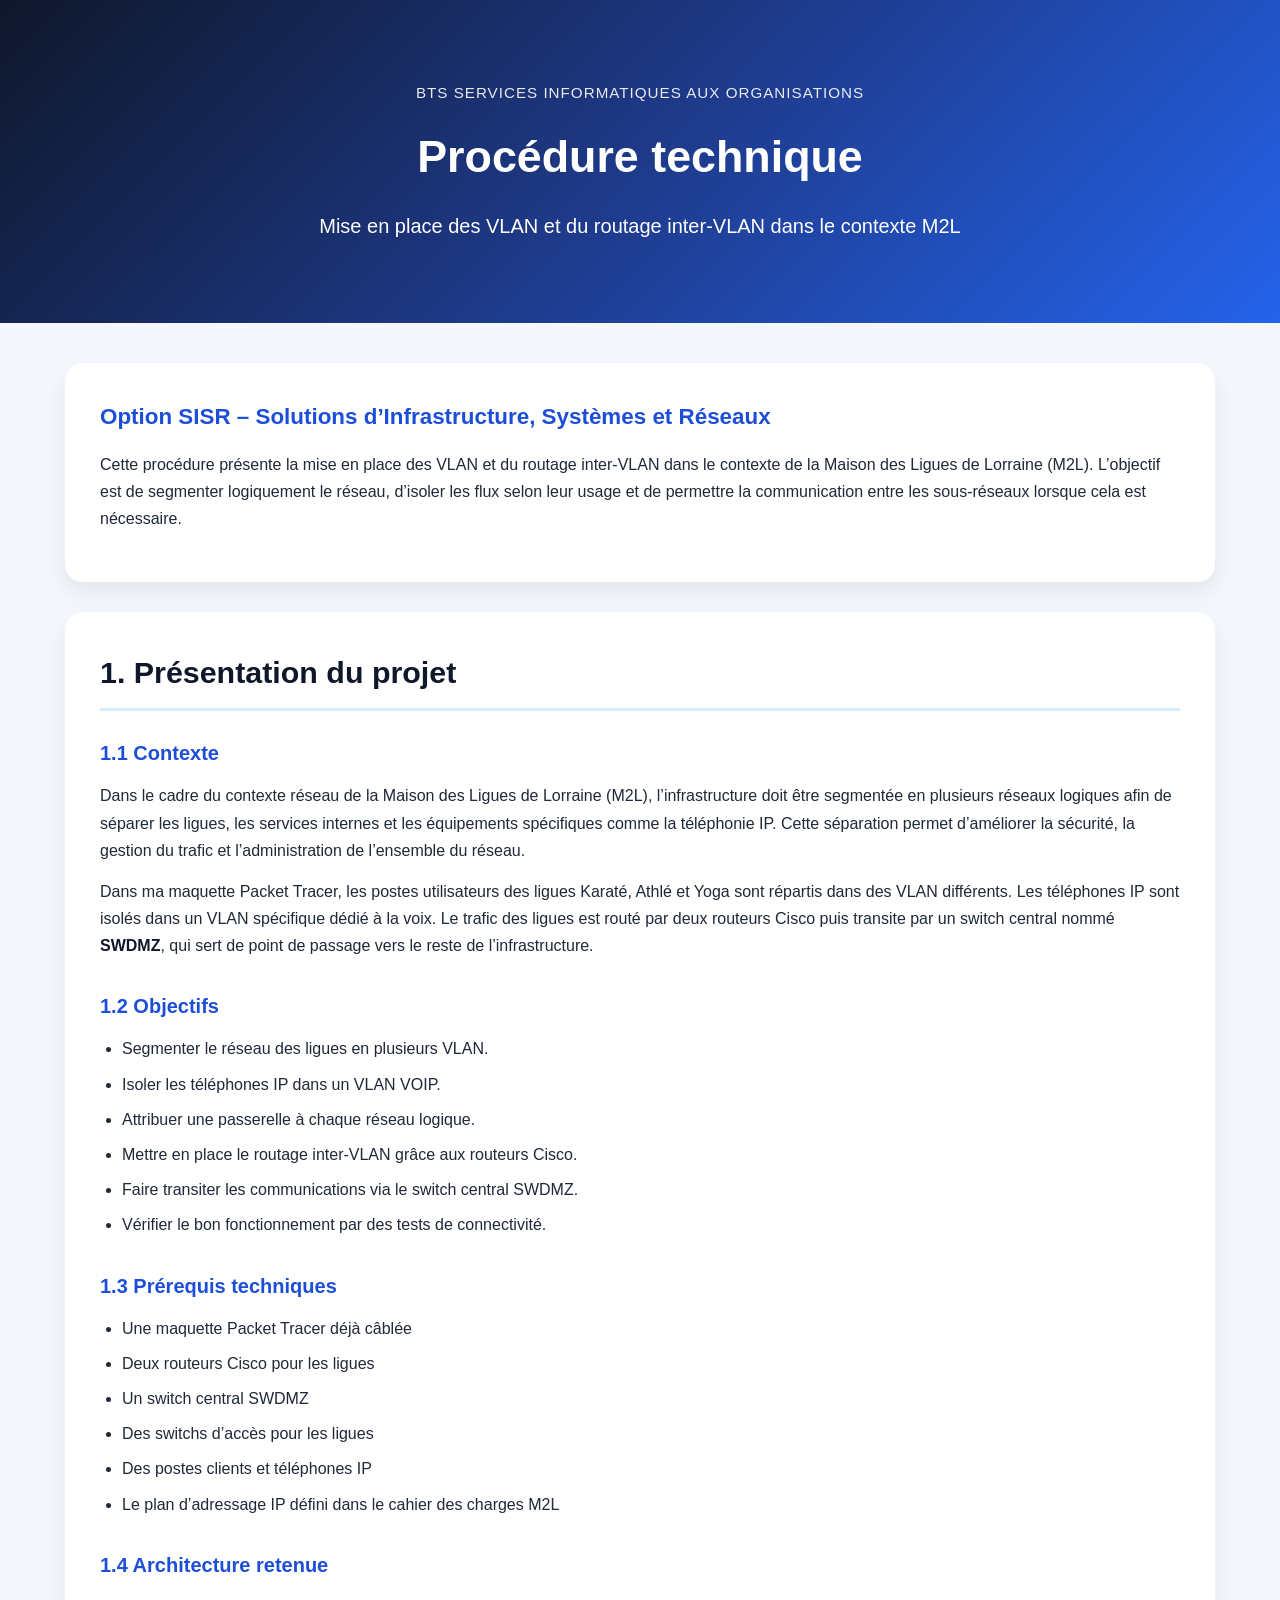
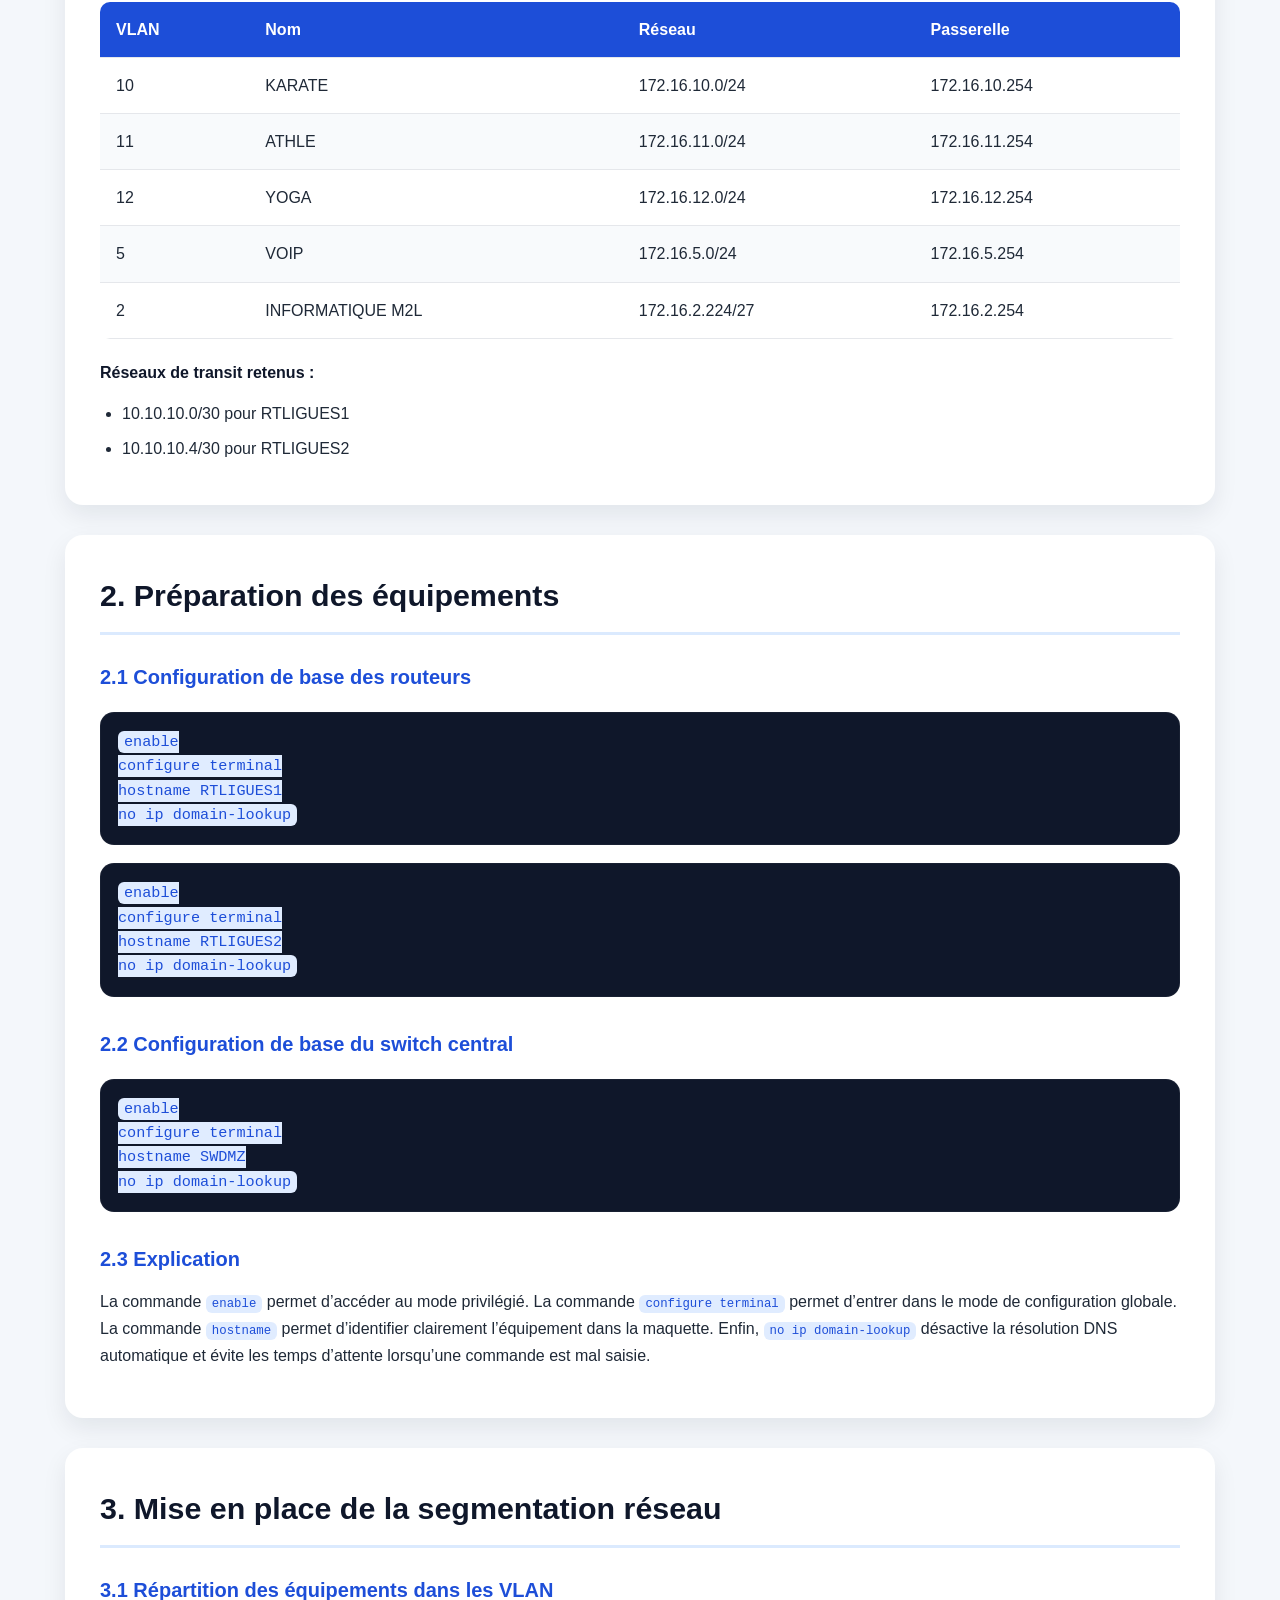
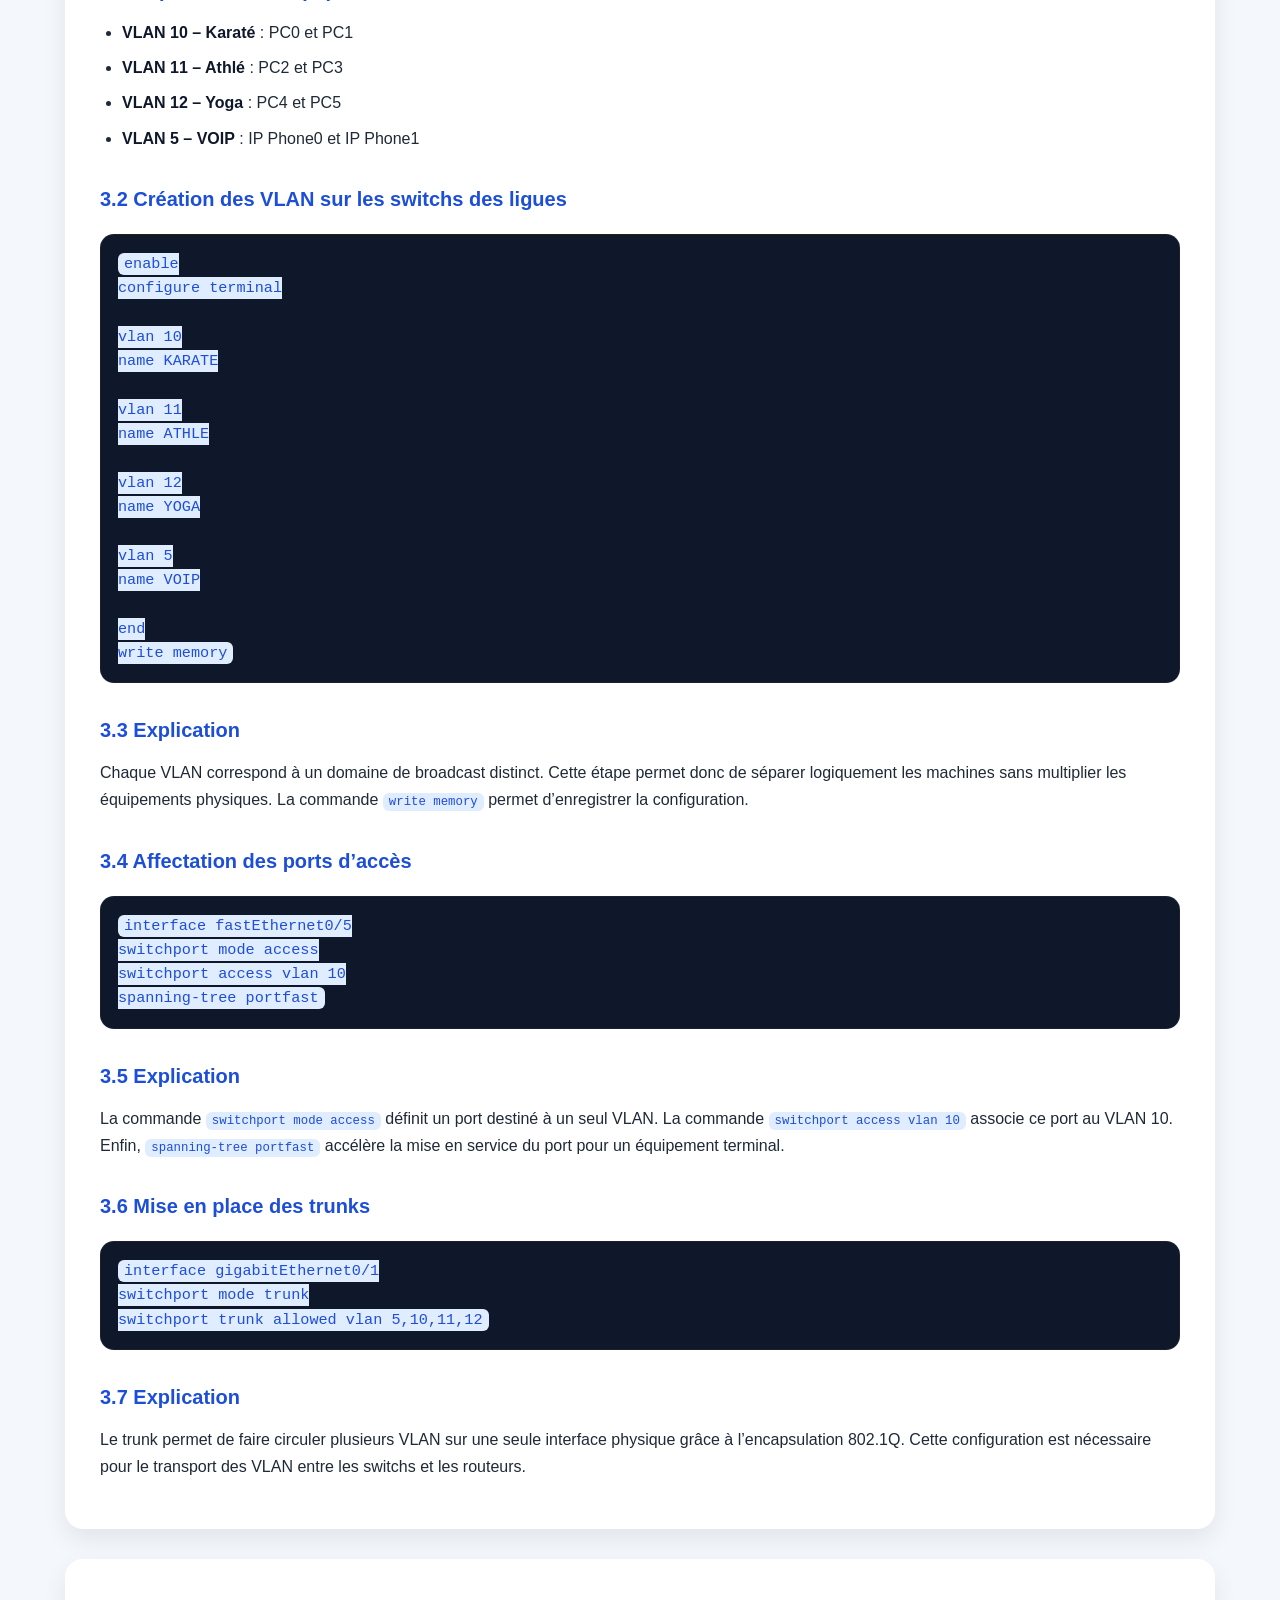
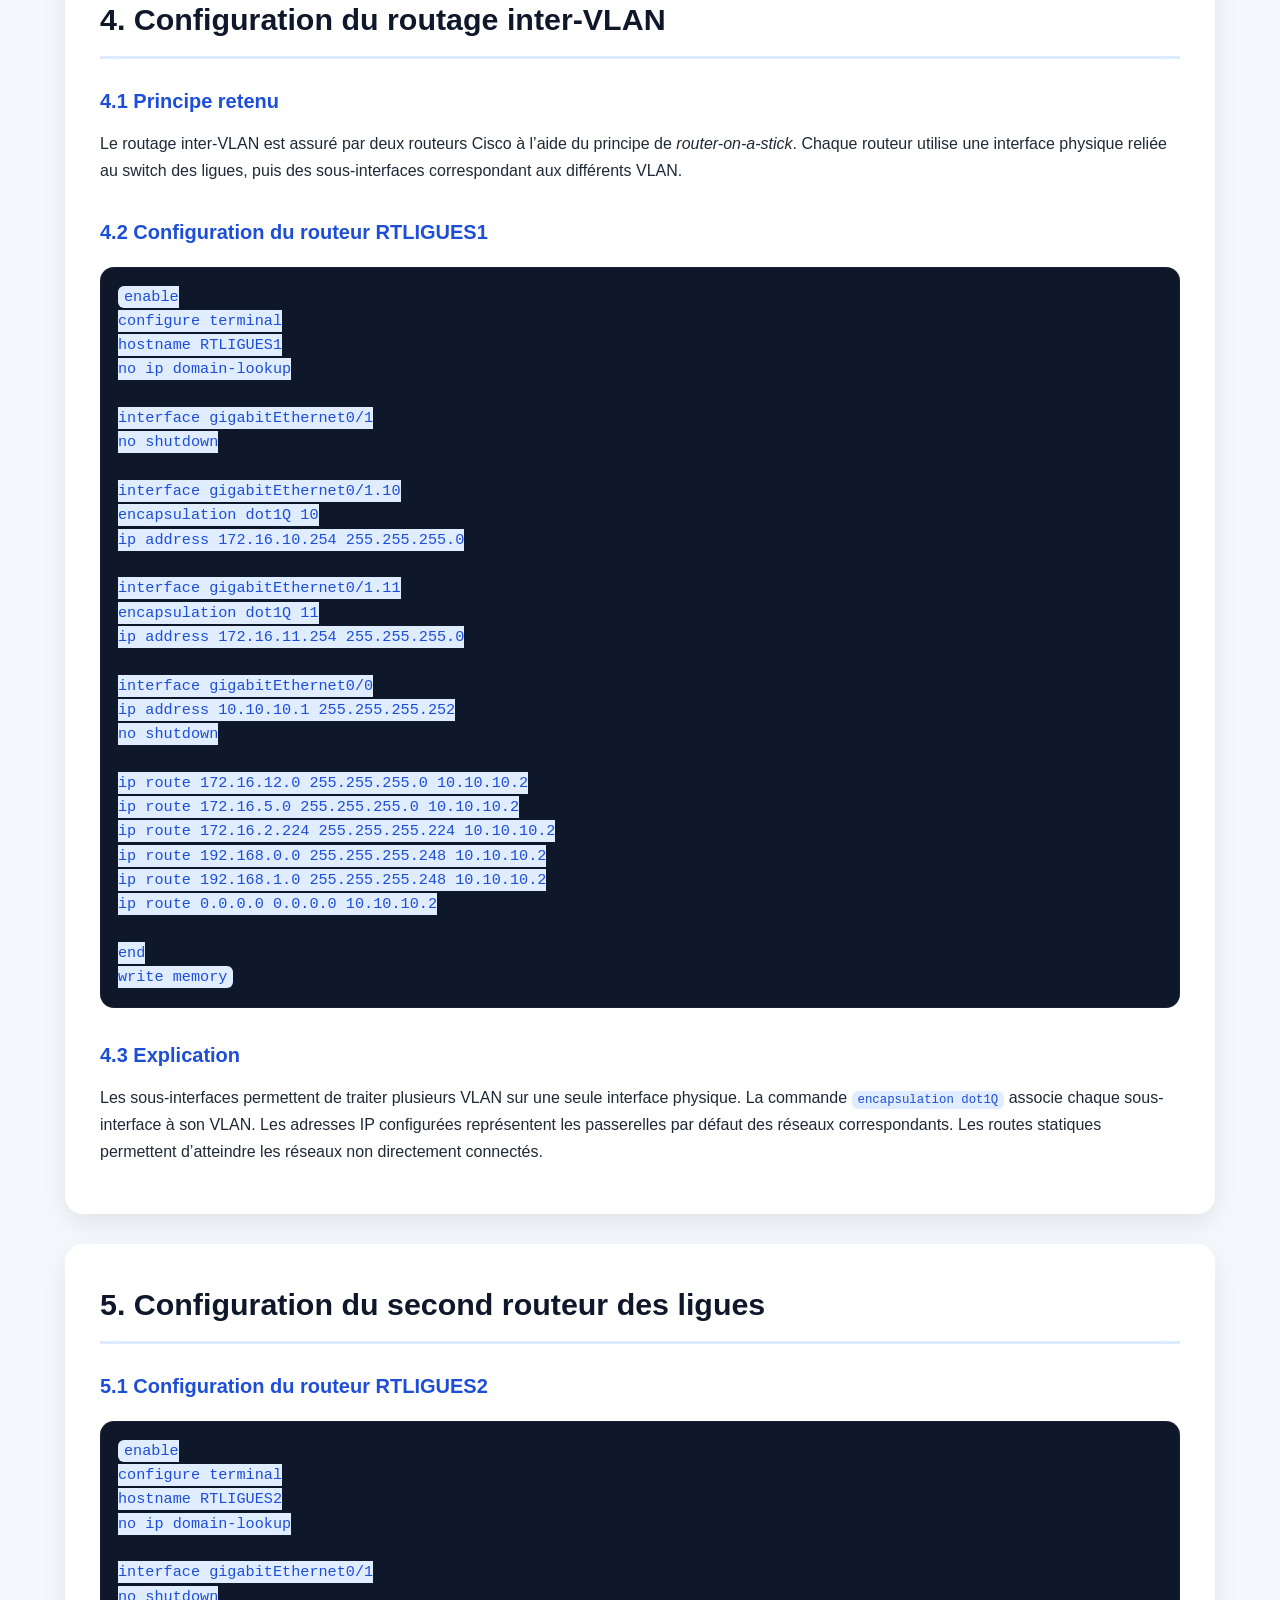
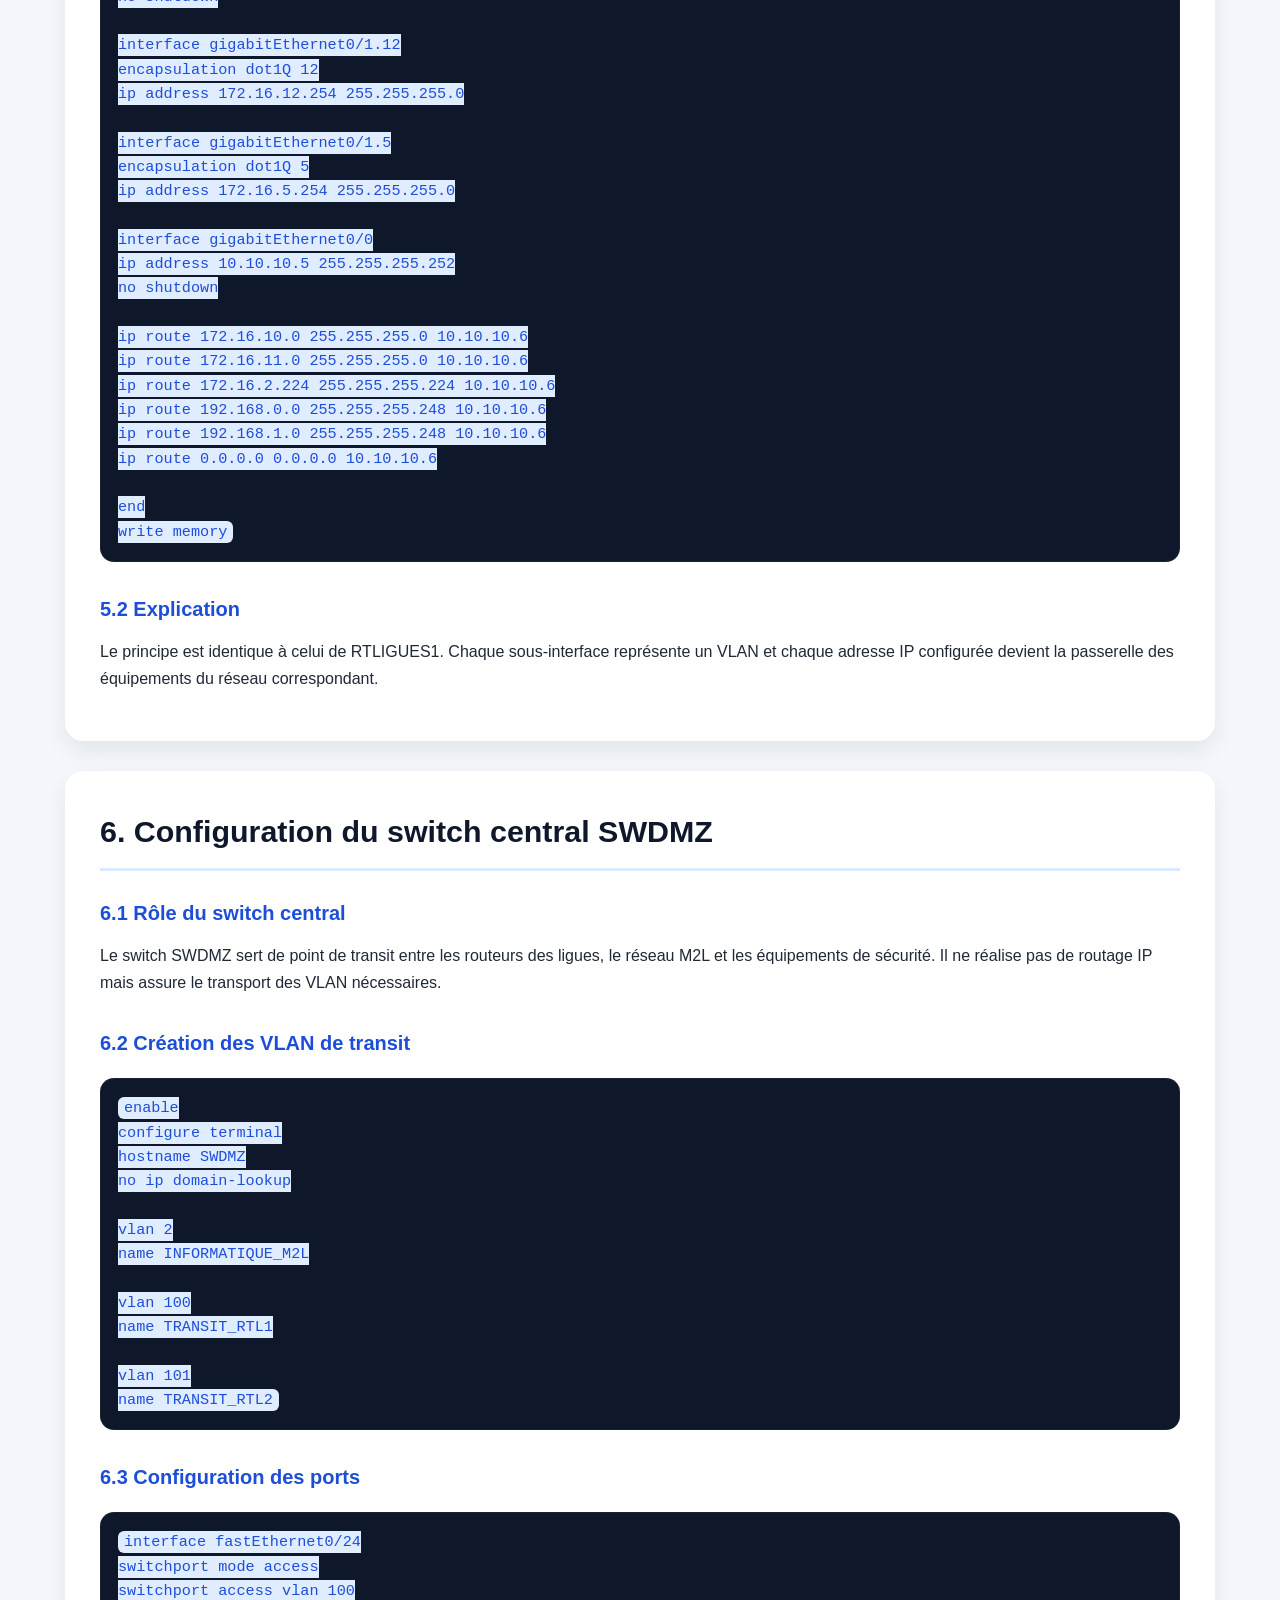
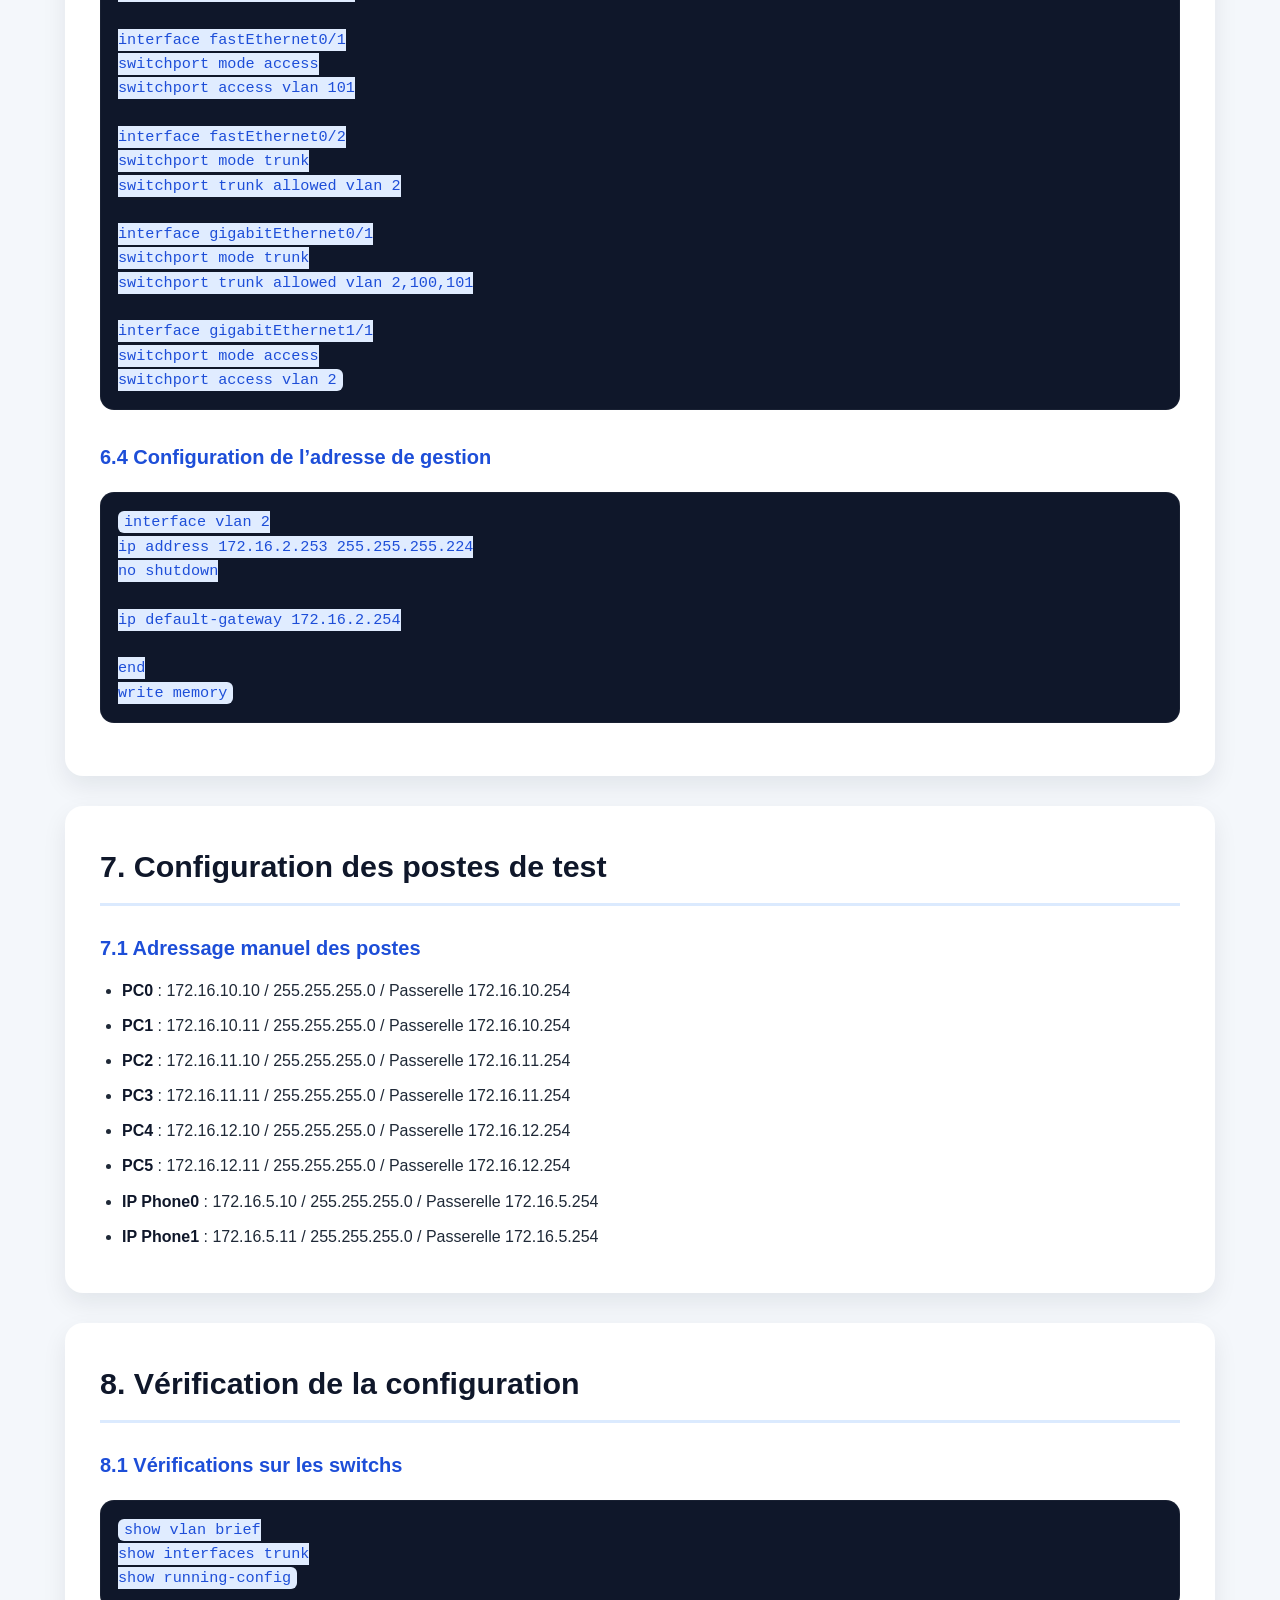
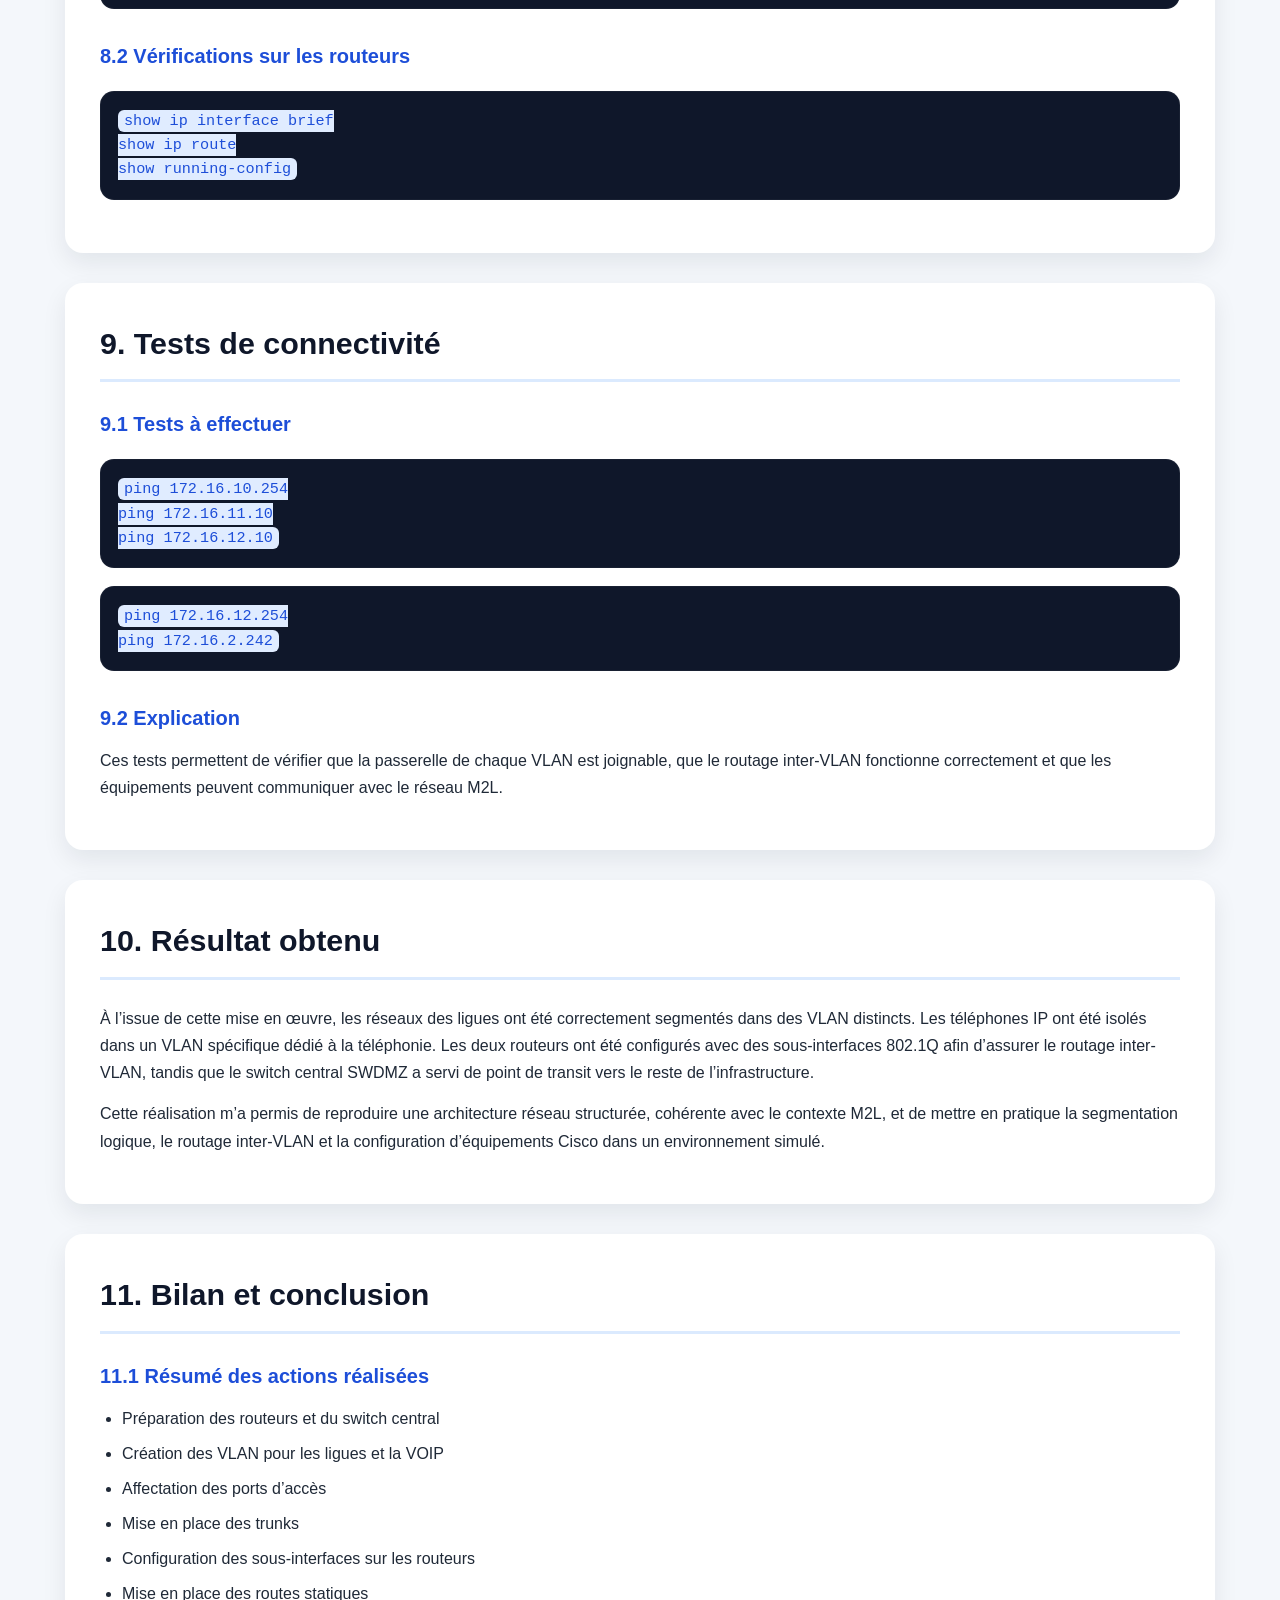
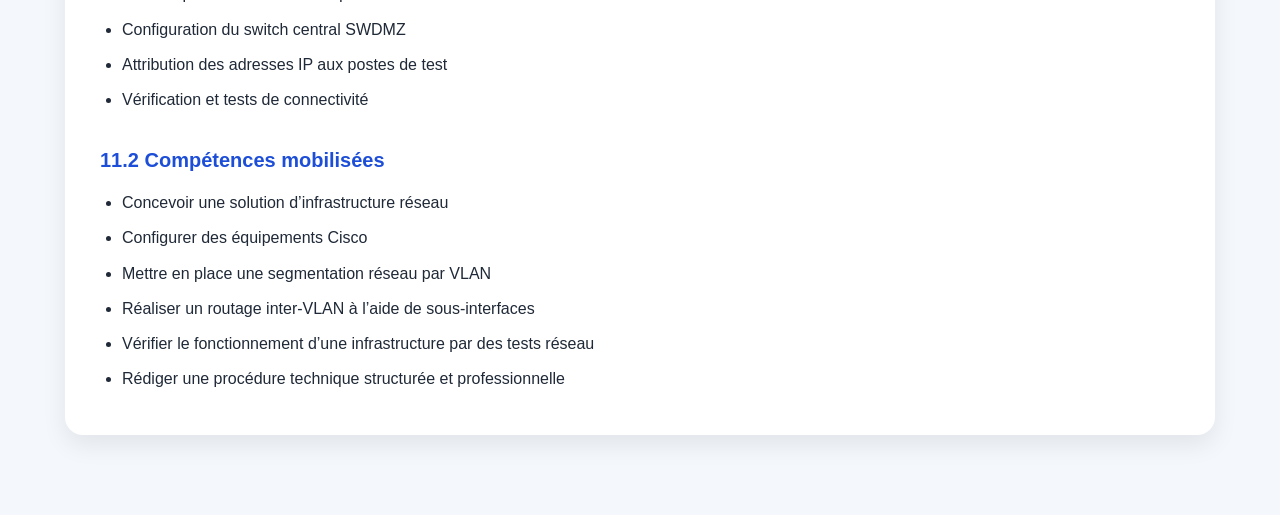
<file: pages/Vlan.html>
<!DOCTYPE html>
<html lang="fr">
<head>
  <meta charset="UTF-8">
  <meta name="viewport" content="width=device-width, initial-scale=1.0">
  <title>Procédure VLAN - M2L</title>
  <link rel="stylesheet" href="../pages/Vlan.css">
</head>
<body>

  <header class="hero">
    <div class="hero-overlay">
      <p class="subtitle">BTS Services Informatiques aux Organisations</p>
      <h1>Procédure technique</h1>
      <h2>Mise en place des VLAN et du routage inter-VLAN dans le contexte M2L</h2>
    </div>
  </header>

  <main class="container">

    <section class="intro-card">
      <h3>Option SISR – Solutions d’Infrastructure, Systèmes et Réseaux</h3>
      <p>
        Cette procédure présente la mise en place des VLAN et du routage inter-VLAN dans le contexte
        de la Maison des Ligues de Lorraine (M2L). L’objectif est de segmenter logiquement le réseau,
        d’isoler les flux selon leur usage et de permettre la communication entre les sous-réseaux
        lorsque cela est nécessaire.
      </p>
    </section>

    <section class="section-block">
      <h2>1. Présentation du projet</h2>

      <article class="subsection">
        <h3>1.1 Contexte</h3>
        <p>
          Dans le cadre du contexte réseau de la Maison des Ligues de Lorraine (M2L), l’infrastructure
          doit être segmentée en plusieurs réseaux logiques afin de séparer les ligues, les services
          internes et les équipements spécifiques comme la téléphonie IP. Cette séparation permet
          d’améliorer la sécurité, la gestion du trafic et l’administration de l’ensemble du réseau.
        </p>
        <p>
          Dans ma maquette Packet Tracer, les postes utilisateurs des ligues Karaté, Athlé et Yoga
          sont répartis dans des VLAN différents. Les téléphones IP sont isolés dans un VLAN spécifique
          dédié à la voix. Le trafic des ligues est routé par deux routeurs Cisco puis transite par un
          switch central nommé <strong>SWDMZ</strong>, qui sert de point de passage vers le reste de l’infrastructure.
        </p>
      </article>

      <article class="subsection">
        <h3>1.2 Objectifs</h3>
        <ul>
          <li>Segmenter le réseau des ligues en plusieurs VLAN.</li>
          <li>Isoler les téléphones IP dans un VLAN VOIP.</li>
          <li>Attribuer une passerelle à chaque réseau logique.</li>
          <li>Mettre en place le routage inter-VLAN grâce aux routeurs Cisco.</li>
          <li>Faire transiter les communications via le switch central SWDMZ.</li>
          <li>Vérifier le bon fonctionnement par des tests de connectivité.</li>
        </ul>
      </article>

      <article class="subsection">
        <h3>1.3 Prérequis techniques</h3>
        <ul>
          <li>Une maquette Packet Tracer déjà câblée</li>
          <li>Deux routeurs Cisco pour les ligues</li>
          <li>Un switch central SWDMZ</li>
          <li>Des switchs d’accès pour les ligues</li>
          <li>Des postes clients et téléphones IP</li>
          <li>Le plan d’adressage IP défini dans le cahier des charges M2L</li>
        </ul>
      </article>

      <article class="subsection">
        <h3>1.4 Architecture retenue</h3>
        <div class="table-wrapper">
          <table>
            <thead>
              <tr>
                <th>VLAN</th>
                <th>Nom</th>
                <th>Réseau</th>
                <th>Passerelle</th>
              </tr>
            </thead>
            <tbody>
              <tr>
                <td>10</td>
                <td>KARATE</td>
                <td>172.16.10.0/24</td>
                <td>172.16.10.254</td>
              </tr>
              <tr>
                <td>11</td>
                <td>ATHLE</td>
                <td>172.16.11.0/24</td>
                <td>172.16.11.254</td>
              </tr>
              <tr>
                <td>12</td>
                <td>YOGA</td>
                <td>172.16.12.0/24</td>
                <td>172.16.12.254</td>
              </tr>
              <tr>
                <td>5</td>
                <td>VOIP</td>
                <td>172.16.5.0/24</td>
                <td>172.16.5.254</td>
              </tr>
              <tr>
                <td>2</td>
                <td>INFORMATIQUE M2L</td>
                <td>172.16.2.224/27</td>
                <td>172.16.2.254</td>
              </tr>
            </tbody>
          </table>
        </div>

        <p><strong>Réseaux de transit retenus :</strong></p>
        <ul>
          <li>10.10.10.0/30 pour RTLIGUES1</li>
          <li>10.10.10.4/30 pour RTLIGUES2</li>
        </ul>
      </article>
    </section>

    <section class="section-block">
      <h2>2. Préparation des équipements</h2>

      <article class="subsection">
        <h3>2.1 Configuration de base des routeurs</h3>
        <div class="code-block">
<pre><code>enable
configure terminal
hostname RTLIGUES1
no ip domain-lookup</code></pre>
        </div>

        <div class="code-block">
<pre><code>enable
configure terminal
hostname RTLIGUES2
no ip domain-lookup</code></pre>
        </div>
      </article>

      <article class="subsection">
        <h3>2.2 Configuration de base du switch central</h3>
        <div class="code-block">
<pre><code>enable
configure terminal
hostname SWDMZ
no ip domain-lookup</code></pre>
        </div>
      </article>

      <article class="subsection">
        <h3>2.3 Explication</h3>
        <p>
          La commande <code>enable</code> permet d’accéder au mode privilégié. La commande
          <code>configure terminal</code> permet d’entrer dans le mode de configuration globale.
          La commande <code>hostname</code> permet d’identifier clairement l’équipement dans la maquette.
          Enfin, <code>no ip domain-lookup</code> désactive la résolution DNS automatique et évite les temps
          d’attente lorsqu’une commande est mal saisie.
        </p>
      </article>
    </section>

    <section class="section-block">
      <h2>3. Mise en place de la segmentation réseau</h2>

      <article class="subsection">
        <h3>3.1 Répartition des équipements dans les VLAN</h3>
        <ul>
          <li><strong>VLAN 10 – Karaté</strong> : PC0 et PC1</li>
          <li><strong>VLAN 11 – Athlé</strong> : PC2 et PC3</li>
          <li><strong>VLAN 12 – Yoga</strong> : PC4 et PC5</li>
          <li><strong>VLAN 5 – VOIP</strong> : IP Phone0 et IP Phone1</li>
        </ul>
      </article>

      <article class="subsection">
        <h3>3.2 Création des VLAN sur les switchs des ligues</h3>
        <div class="code-block">
<pre><code>enable
configure terminal

vlan 10
name KARATE

vlan 11
name ATHLE

vlan 12
name YOGA

vlan 5
name VOIP

end
write memory</code></pre>
        </div>
      </article>

      <article class="subsection">
        <h3>3.3 Explication</h3>
        <p>
          Chaque VLAN correspond à un domaine de broadcast distinct. Cette étape permet donc de
          séparer logiquement les machines sans multiplier les équipements physiques. La commande
          <code>write memory</code> permet d’enregistrer la configuration.
        </p>
      </article>

      <article class="subsection">
        <h3>3.4 Affectation des ports d’accès</h3>
        <div class="code-block">
<pre><code>interface fastEthernet0/5
switchport mode access
switchport access vlan 10
spanning-tree portfast</code></pre>
        </div>
      </article>

      <article class="subsection">
        <h3>3.5 Explication</h3>
        <p>
          La commande <code>switchport mode access</code> définit un port destiné à un seul VLAN.
          La commande <code>switchport access vlan 10</code> associe ce port au VLAN 10.
          Enfin, <code>spanning-tree portfast</code> accélère la mise en service du port pour un équipement terminal.
        </p>
      </article>

      <article class="subsection">
        <h3>3.6 Mise en place des trunks</h3>
        <div class="code-block">
<pre><code>interface gigabitEthernet0/1
switchport mode trunk
switchport trunk allowed vlan 5,10,11,12</code></pre>
        </div>
      </article>

      <article class="subsection">
        <h3>3.7 Explication</h3>
        <p>
          Le trunk permet de faire circuler plusieurs VLAN sur une seule interface physique grâce à
          l’encapsulation 802.1Q. Cette configuration est nécessaire pour le transport des VLAN entre
          les switchs et les routeurs.
        </p>
      </article>
    </section>

    <section class="section-block">
      <h2>4. Configuration du routage inter-VLAN</h2>

      <article class="subsection">
        <h3>4.1 Principe retenu</h3>
        <p>
          Le routage inter-VLAN est assuré par deux routeurs Cisco à l’aide du principe de
          <em>router-on-a-stick</em>. Chaque routeur utilise une interface physique reliée au switch des ligues,
          puis des sous-interfaces correspondant aux différents VLAN.
        </p>
      </article>

      <article class="subsection">
        <h3>4.2 Configuration du routeur RTLIGUES1</h3>
        <div class="code-block">
<pre><code>enable
configure terminal
hostname RTLIGUES1
no ip domain-lookup

interface gigabitEthernet0/1
no shutdown

interface gigabitEthernet0/1.10
encapsulation dot1Q 10
ip address 172.16.10.254 255.255.255.0

interface gigabitEthernet0/1.11
encapsulation dot1Q 11
ip address 172.16.11.254 255.255.255.0

interface gigabitEthernet0/0
ip address 10.10.10.1 255.255.255.252
no shutdown

ip route 172.16.12.0 255.255.255.0 10.10.10.2
ip route 172.16.5.0 255.255.255.0 10.10.10.2
ip route 172.16.2.224 255.255.255.224 10.10.10.2
ip route 192.168.0.0 255.255.255.248 10.10.10.2
ip route 192.168.1.0 255.255.255.248 10.10.10.2
ip route 0.0.0.0 0.0.0.0 10.10.10.2

end
write memory</code></pre>
        </div>
      </article>

      <article class="subsection">
        <h3>4.3 Explication</h3>
        <p>
          Les sous-interfaces permettent de traiter plusieurs VLAN sur une seule interface physique.
          La commande <code>encapsulation dot1Q</code> associe chaque sous-interface à son VLAN.
          Les adresses IP configurées représentent les passerelles par défaut des réseaux correspondants.
          Les routes statiques permettent d’atteindre les réseaux non directement connectés.
        </p>
      </article>
    </section>

    <section class="section-block">
      <h2>5. Configuration du second routeur des ligues</h2>

      <article class="subsection">
        <h3>5.1 Configuration du routeur RTLIGUES2</h3>
        <div class="code-block">
<pre><code>enable
configure terminal
hostname RTLIGUES2
no ip domain-lookup

interface gigabitEthernet0/1
no shutdown

interface gigabitEthernet0/1.12
encapsulation dot1Q 12
ip address 172.16.12.254 255.255.255.0

interface gigabitEthernet0/1.5
encapsulation dot1Q 5
ip address 172.16.5.254 255.255.255.0

interface gigabitEthernet0/0
ip address 10.10.10.5 255.255.255.252
no shutdown

ip route 172.16.10.0 255.255.255.0 10.10.10.6
ip route 172.16.11.0 255.255.255.0 10.10.10.6
ip route 172.16.2.224 255.255.255.224 10.10.10.6
ip route 192.168.0.0 255.255.255.248 10.10.10.6
ip route 192.168.1.0 255.255.255.248 10.10.10.6
ip route 0.0.0.0 0.0.0.0 10.10.10.6

end
write memory</code></pre>
        </div>
      </article>

      <article class="subsection">
        <h3>5.2 Explication</h3>
        <p>
          Le principe est identique à celui de RTLIGUES1. Chaque sous-interface représente un VLAN
          et chaque adresse IP configurée devient la passerelle des équipements du réseau correspondant.
        </p>
      </article>
    </section>

    <section class="section-block">
      <h2>6. Configuration du switch central SWDMZ</h2>

      <article class="subsection">
        <h3>6.1 Rôle du switch central</h3>
        <p>
          Le switch SWDMZ sert de point de transit entre les routeurs des ligues, le réseau M2L
          et les équipements de sécurité. Il ne réalise pas de routage IP mais assure le transport
          des VLAN nécessaires.
        </p>
      </article>

      <article class="subsection">
        <h3>6.2 Création des VLAN de transit</h3>
        <div class="code-block">
<pre><code>enable
configure terminal
hostname SWDMZ
no ip domain-lookup

vlan 2
name INFORMATIQUE_M2L

vlan 100
name TRANSIT_RTL1

vlan 101
name TRANSIT_RTL2</code></pre>
        </div>
      </article>

      <article class="subsection">
        <h3>6.3 Configuration des ports</h3>
        <div class="code-block">
<pre><code>interface fastEthernet0/24
switchport mode access
switchport access vlan 100

interface fastEthernet0/1
switchport mode access
switchport access vlan 101

interface fastEthernet0/2
switchport mode trunk
switchport trunk allowed vlan 2

interface gigabitEthernet0/1
switchport mode trunk
switchport trunk allowed vlan 2,100,101

interface gigabitEthernet1/1
switchport mode access
switchport access vlan 2</code></pre>
        </div>
      </article>

      <article class="subsection">
        <h3>6.4 Configuration de l’adresse de gestion</h3>
        <div class="code-block">
<pre><code>interface vlan 2
ip address 172.16.2.253 255.255.255.224
no shutdown

ip default-gateway 172.16.2.254

end
write memory</code></pre>
        </div>
      </article>
    </section>

    <section class="section-block">
      <h2>7. Configuration des postes de test</h2>

      <article class="subsection">
        <h3>7.1 Adressage manuel des postes</h3>
        <ul>
          <li><strong>PC0</strong> : 172.16.10.10 / 255.255.255.0 / Passerelle 172.16.10.254</li>
          <li><strong>PC1</strong> : 172.16.10.11 / 255.255.255.0 / Passerelle 172.16.10.254</li>
          <li><strong>PC2</strong> : 172.16.11.10 / 255.255.255.0 / Passerelle 172.16.11.254</li>
          <li><strong>PC3</strong> : 172.16.11.11 / 255.255.255.0 / Passerelle 172.16.11.254</li>
          <li><strong>PC4</strong> : 172.16.12.10 / 255.255.255.0 / Passerelle 172.16.12.254</li>
          <li><strong>PC5</strong> : 172.16.12.11 / 255.255.255.0 / Passerelle 172.16.12.254</li>
          <li><strong>IP Phone0</strong> : 172.16.5.10 / 255.255.255.0 / Passerelle 172.16.5.254</li>
          <li><strong>IP Phone1</strong> : 172.16.5.11 / 255.255.255.0 / Passerelle 172.16.5.254</li>
        </ul>
      </article>
    </section>

    <section class="section-block">
      <h2>8. Vérification de la configuration</h2>

      <article class="subsection">
        <h3>8.1 Vérifications sur les switchs</h3>
        <div class="code-block">
<pre><code>show vlan brief
show interfaces trunk
show running-config</code></pre>
        </div>
      </article>

      <article class="subsection">
        <h3>8.2 Vérifications sur les routeurs</h3>
        <div class="code-block">
<pre><code>show ip interface brief
show ip route
show running-config</code></pre>
        </div>
      </article>
    </section>

    <section class="section-block">
      <h2>9. Tests de connectivité</h2>

      <article class="subsection">
        <h3>9.1 Tests à effectuer</h3>
        <div class="code-block">
<pre><code>ping 172.16.10.254
ping 172.16.11.10
ping 172.16.12.10</code></pre>
        </div>

        <div class="code-block">
<pre><code>ping 172.16.12.254
ping 172.16.2.242</code></pre>
        </div>
      </article>

      <article class="subsection">
        <h3>9.2 Explication</h3>
        <p>
          Ces tests permettent de vérifier que la passerelle de chaque VLAN est joignable,
          que le routage inter-VLAN fonctionne correctement et que les équipements peuvent
          communiquer avec le réseau M2L.
        </p>
      </article>
    </section>

    <section class="section-block">
      <h2>10. Résultat obtenu</h2>
      <p>
        À l’issue de cette mise en œuvre, les réseaux des ligues ont été correctement segmentés
        dans des VLAN distincts. Les téléphones IP ont été isolés dans un VLAN spécifique dédié
        à la téléphonie. Les deux routeurs ont été configurés avec des sous-interfaces 802.1Q afin
        d’assurer le routage inter-VLAN, tandis que le switch central SWDMZ a servi de point de
        transit vers le reste de l’infrastructure.
      </p>
      <p>
        Cette réalisation m’a permis de reproduire une architecture réseau structurée, cohérente
        avec le contexte M2L, et de mettre en pratique la segmentation logique, le routage inter-VLAN
        et la configuration d’équipements Cisco dans un environnement simulé.
      </p>
    </section>

    <section class="section-block">
      <h2>11. Bilan et conclusion</h2>

      <article class="subsection">
        <h3>11.1 Résumé des actions réalisées</h3>
        <ul>
          <li>Préparation des routeurs et du switch central</li>
          <li>Création des VLAN pour les ligues et la VOIP</li>
          <li>Affectation des ports d’accès</li>
          <li>Mise en place des trunks</li>
          <li>Configuration des sous-interfaces sur les routeurs</li>
          <li>Mise en place des routes statiques</li>
          <li>Configuration du switch central SWDMZ</li>
          <li>Attribution des adresses IP aux postes de test</li>
          <li>Vérification et tests de connectivité</li>
        </ul>
      </article>

      <article class="subsection">
        <h3>11.2 Compétences mobilisées</h3>
        <ul>
          <li>Concevoir une solution d’infrastructure réseau</li>
          <li>Configurer des équipements Cisco</li>
          <li>Mettre en place une segmentation réseau par VLAN</li>
          <li>Réaliser un routage inter-VLAN à l’aide de sous-interfaces</li>
          <li>Vérifier le fonctionnement d’une infrastructure par des tests réseau</li>
          <li>Rédiger une procédure technique structurée et professionnelle</li>
        </ul>
      </article>
    </section>

  </main>

</body>
</html>
</file>
<file: style.css>
@import url('https://fonts.googleapis.com/css2?family=Poppins:wght@300;400;500;600;700;800&display=swap');

* {
  margin: 0;
  padding: 0;
  box-sizing: border-box;
}

html {
  scroll-behavior: smooth;
}

body {
  font-family: 'Poppins', sans-serif;
  background: #0b1020;
  color: #f5f7ff;
  line-height: 1.7;
}

/* BARRE DE NAVIGATION */

header {
  width: 100%;
  padding: 22px 8%;
  display: flex;
  align-items: center;
  justify-content: space-between;
  background: rgba(11, 16, 32, 0.85);
  backdrop-filter: blur(14px);
  border-bottom: 1px solid rgba(255, 255, 255, 0.08);
  position: fixed;
  top: 0;
  left: 0;
  z-index: 1000;
}

header h1 {
  font-size: 26px;
  font-weight: 800;
  background: linear-gradient(90deg, #38bdf8, #a78bfa, #f472b6);
  -webkit-background-clip: text;
  color: transparent;
}

nav {
  display: flex;
  gap: 26px;
  flex-wrap: wrap;
}

nav a {
  color: #dbeafe;
  text-decoration: none;
  font-size: 14px;
  font-weight: 500;
  position: relative;
  transition: 0.3s;
}

nav a::after {
  content: "";
  width: 0;
  height: 2px;
  background: linear-gradient(90deg, #38bdf8, #f472b6);
  position: absolute;
  left: 0;
  bottom: -6px;
  transition: 0.3s;
}

nav a:hover {
  color: #ffffff;
}

nav a:hover::after {
  width: 100%;
}

/* STRUCTURE */

main {
  padding-top: 86px;
}

.section {
  padding: 95px 8%;
}

.section h2 {
  text-align: center;
  font-size: 44px;
  font-weight: 700;
  margin-bottom: 60px;
  background: linear-gradient(90deg, #38bdf8, #a78bfa, #f472b6);
  -webkit-background-clip: text;
  color: transparent;
}

/* ACCUEIL / PRESENTATION */

.hero {
  min-height: calc(100vh - 86px);
  padding: 90px 8%;
  display: grid;
  grid-template-columns: 0.9fr 1.1fr;
  gap: 45px;
  align-items: center;
  background:
    radial-gradient(circle at 15% 20%, rgba(56, 189, 248, 0.25), transparent 30%),
    radial-gradient(circle at 85% 10%, rgba(244, 114, 182, 0.22), transparent 28%),
    radial-gradient(circle at 50% 85%, rgba(167, 139, 250, 0.18), transparent 35%),
    #0b1020;
}

.hero-left {
  min-height: 450px;
  border-radius: 28px;
  padding: 45px;
  background:
    linear-gradient(135deg, rgba(56, 189, 248, 0.20), rgba(167, 139, 250, 0.12)),
    rgba(255, 255, 255, 0.05);
  border: 1px solid rgba(255, 255, 255, 0.13);
  box-shadow: 0 25px 60px rgba(0, 0, 0, 0.35);
  display: flex;
  flex-direction: column;
  justify-content: center;
  position: relative;
  overflow: hidden;
}

.hero-left::before {
  content: "";
  position: absolute;
  width: 220px;
  height: 220px;
  background: rgba(244, 114, 182, 0.22);
  border-radius: 50%;
  top: -60px;
  right: -70px;
}

.hero-left::after {
  content: "";
  position: absolute;
  width: 160px;
  height: 160px;
  background: rgba(56, 189, 248, 0.20);
  border-radius: 50%;
  bottom: -40px;
  left: -40px;
}

.name {
  font-size: 54px;
  font-weight: 800;
  line-height: 1.1;
  z-index: 1;
}

.name::after {
  content: "Portfolio BTS SIO SISR";
  display: block;
  margin-top: 18px;
  font-size: 18px;
  font-weight: 400;
  color: #cbd5e1;
}

.buttons {
  margin-top: 38px;
  display: flex;
  gap: 16px;
  z-index: 1;
}

.btn {
  padding: 13px 34px;
  border-radius: 999px;
  background: linear-gradient(90deg, #38bdf8, #818cf8);
  color: white;
  text-decoration: none;
  font-weight: 700;
  box-shadow: 0 12px 30px rgba(56, 189, 248, 0.25);
  transition: 0.3s;
}

.btn:hover {
  transform: translateY(-4px);
  box-shadow: 0 18px 35px rgba(56, 189, 248, 0.35);
}

.btn-outline {
  background: transparent;
  border: 1px solid #f472b6;
  color: #f9a8d4;
  box-shadow: none;
}

.btn-outline:hover {
  background: #f472b6;
  color: #0b1020;
}

.hero-right {
  padding: 45px;
  border-radius: 28px;
  background: rgba(15, 23, 42, 0.78);
  border: 1px solid rgba(255, 255, 255, 0.11);
  box-shadow: 0 25px 60px rgba(0, 0, 0, 0.28);
}

.hero-right h2 {
  font-size: 42px;
  margin-bottom: 30px;
  color: #ffffff;
}

.hero-right p {
  color: #dbeafe;
  margin-bottom: 24px;
  text-align: justify;
}

/* EXPERIENCES */

#experiences {
  background:
    linear-gradient(180deg, #0b1020, #111827);
}

.experience-card {
  display: grid;
  grid-template-columns: 120px 1fr;
  gap: 28px;
  align-items: stretch;
  padding: 28px;
  margin-bottom: 28px;
  border-radius: 24px;
  background: rgba(255, 255, 255, 0.055);
  border: 1px solid rgba(255, 255, 255, 0.11);
  box-shadow: 0 18px 45px rgba(0, 0, 0, 0.25);
  transition: 0.3s;
}

.experience-card:hover {
  transform: translateY(-6px);
  border-color: rgba(56, 189, 248, 0.55);
  box-shadow: 0 22px 55px rgba(56, 189, 248, 0.12);
}

.experience-card.reverse {
  grid-template-columns: 1fr 120px;
}

.experience-card.reverse .icon {
  order: 2;
}

.icon {
  min-height: 120px;
  border-radius: 20px;
  background: linear-gradient(135deg, #38bdf8, #818cf8);
  color: white;
  font-size: 42px;
  display: flex;
  align-items: center;
  justify-content: center;
}

.icon.blue {
  background: linear-gradient(135deg, #f472b6, #fb7185);
}

.experience-content {
  padding: 12px 10px;
}

.experience-header {
  display: flex;
  align-items: flex-start;
  justify-content: space-between;
  gap: 25px;
  margin-bottom: 18px;
}

.experience-header h3 {
  font-size: 20px;
  font-weight: 700;
  color: #ffffff;
}

.experience-header h3 span {
  color: #93c5fd;
  font-weight: 500;
}

.experience-header p {
  color: #f9a8d4;
  font-weight: 600;
  white-space: nowrap;
}

.experience-content ul {
  list-style: none;
}

.experience-content li {
  color: #cbd5e1;
  margin-bottom: 8px;
}

.experience-content li::before {
  content: "●";
  color: #38bdf8;
  font-size: 12px;
  margin-right: 10px;
}

.experience-content > p {
  color: #cbd5e1;
}

/* PARCOURS SCOLAIRE */

.formation {
  background:
    radial-gradient(circle at 20% 20%, rgba(244, 114, 182, 0.18), transparent 30%),
    radial-gradient(circle at 80% 80%, rgba(56, 189, 248, 0.18), transparent 30%),
    #0f172a;
}

.timeline {
  display: grid;
  grid-template-columns: repeat(2, 1fr);
  gap: 35px;
  max-width: 900px;
  margin: auto;
}

.timeline-card {
  padding: 38px;
  border-radius: 26px;
  background: linear-gradient(145deg, rgba(56, 189, 248, 0.13), rgba(244, 114, 182, 0.10));
  border: 1px solid rgba(255, 255, 255, 0.12);
  min-height: 220px;
  position: relative;
  overflow: hidden;
  transition: 0.3s;
}

.timeline-card::before {
  content: "";
  width: 90px;
  height: 90px;
  position: absolute;
  top: -25px;
  right: -25px;
  background: rgba(255, 255, 255, 0.08);
  border-radius: 50%;
}

.timeline-card:hover {
  transform: translateY(-8px);
  border-color: #f472b6;
}

.timeline-card h3 {
  font-size: 36px;
  color: #38bdf8;
  margin-bottom: 20px;
}

.timeline-card p {
  color: #e0f2fe;
  font-size: 18px;
  font-weight: 500;
}

/* ECOLES */

.schools {
  background: #111827;
}

.school-grid {
  display: grid;
  grid-template-columns: repeat(2, 1fr);
  gap: 35px;
}

.school-card {
  padding: 40px;
  border-radius: 28px;
  background: rgba(255, 255, 255, 0.055);
  border: 1px solid rgba(255, 255, 255, 0.11);
  box-shadow: 0 20px 50px rgba(0, 0, 0, 0.25);
  text-align: center;
  transition: 0.3s;
}

.school-card:hover {
  transform: translateY(-8px);
  border-color: rgba(167, 139, 250, 0.65);
}

.school-card img {
  max-width: 100%;
  width: 360px;
  height: 180px;
  object-fit: contain;
  background: white;
  padding: 22px;
  border-radius: 18px;
  margin-bottom: 28px;
}

.school-card p {
  color: #dbeafe;
  font-size: 17px;
}

.school-card strong {
  color: #38bdf8;
}

/* VEILLE ET CONTACT */

.empty-section {
  background:
    linear-gradient(135deg, rgba(56, 189, 248, 0.10), rgba(244, 114, 182, 0.10)),
    #0b1020;
  text-align: center;
}

.empty-section p {
  max-width: 700px;
  margin: auto;
  color: #cbd5e1;
  font-size: 18px;
}

/* RESPONSIVE */

@media screen and (max-width: 1050px) {
  header {
    flex-direction: column;
    gap: 16px;
  }

  main {
    padding-top: 135px;
  }

  .hero {
    grid-template-columns: 1fr;
  }

  .experience-header {
    flex-direction: column;
    gap: 5px;
  }

  .experience-header p {
    white-space: normal;
  }
}

@media screen and (max-width: 800px) {
  .experience-card,
  .experience-card.reverse {
    grid-template-columns: 1fr;
  }

  .experience-card.reverse .icon {
    order: 0;
  }

  .timeline,
  .school-grid {
    grid-template-columns: 1fr;
  }

  .section h2 {
    font-size: 36px;
  }

  .name {
    font-size: 42px;
  }
}

@media screen and (max-width: 550px) {
  header {
    padding: 18px 5%;
  }

  nav {
    gap: 12px;
  }

  nav a {
    font-size: 13px;
  }

  .hero,
  .section {
    padding-left: 5%;
    padding-right: 5%;
  }

  .hero-left,
  .hero-right {
    padding: 28px;
  }

  .buttons {
    flex-direction: column;
  }

  .btn {
    text-align: center;
  }

  .school-card {
    padding: 25px;
  }
}
/* =========================
   OPTIONS BTS SIO
========================= */

.options-section {
  margin-top: 50px;
}

.options-grid {
  display: grid;
  grid-template-columns: repeat(2, minmax(0, 1fr));
  gap: 30px;
  margin-top: 30px;
}

.option-card {
  background: linear-gradient(180deg, rgba(18, 14, 38, 0.96), rgba(10, 10, 24, 0.98));
  border: 1px solid rgba(143, 91, 255, 0.22);
  border-radius: 18px;
  padding: 32px 28px;
  box-shadow: 0 12px 30px rgba(0, 0, 0, 0.25);
  color: #ffffff;
}

.option-icon {
  font-size: 3rem;
  margin-bottom: 18px;
}

.option-card h3 {
  font-size: 2rem;
  font-weight: 600;
  margin-bottom: 22px;
  color: #f2ecff;
}

.option-card p {
  font-size: 1.05rem;
  line-height: 1.85;
  color: #ddd6ee;
  margin-bottom: 18px;
}

.option-subtitle {
  font-weight: 700;
  color: #b388ff;
  margin-top: 10px;
  margin-bottom: 10px;
}

.option-card ul {
  padding-left: 24px;
  margin-top: 8px;
}

.option-card li {
  font-size: 1.02rem;
  line-height: 1.8;
  color: #ece8f7;
  margin-bottom: 6px;
}

@media screen and (max-width: 1000px) {
  .options-grid {
    grid-template-columns: 1fr;
  }
}

@media screen and (max-width: 768px) {
  .option-card {
    padding: 24px 20px;
  }

  .option-card h3 {
    font-size: 1.6rem;
  }

  .option-card p,
  .option-card li {
    font-size: 0.98rem;
  }

  .option-icon {
    font-size: 2.4rem;
  }
}
</file>
<file: pages/contact.css>
@import url('https://fonts.googleapis.com/css2?family=Poppins:wght@300;400;500;600;700;800&display=swap');

* {
  margin: 0;
  padding: 0;
  box-sizing: border-box;
}

body {
  font-family: 'Poppins', sans-serif;
  background: #0b1020;
  color: #f5f7ff;
  min-height: 100vh;
}

/* HEADER */

header {
  width: 100%;
  padding: 22px 8%;
  display: flex;
  align-items: center;
  justify-content: space-between;
  background: rgba(11, 16, 32, 0.85);
  backdrop-filter: blur(14px);
  border-bottom: 1px solid rgba(255, 255, 255, 0.08);
  position: fixed;
  top: 0;
  left: 0;
  z-index: 1000;
}

header h1 {
  font-size: 26px;
  font-weight: 800;
  background: linear-gradient(90deg, #38bdf8, #a78bfa, #f472b6);
  -webkit-background-clip: text;
  color: transparent;
}

nav {
  display: flex;
  gap: 26px;
  flex-wrap: wrap;
}

nav a {
  color: #dbeafe;
  text-decoration: none;
  font-size: 14px;
  font-weight: 500;
  position: relative;
  transition: 0.3s;
}

nav a::after {
  content: "";
  width: 0;
  height: 2px;
  background: linear-gradient(90deg, #38bdf8, #f472b6);
  position: absolute;
  left: 0;
  bottom: -6px;
  transition: 0.3s;
}

nav a:hover,
nav a.active {
  color: #ffffff;
}

nav a:hover::after,
nav a.active::after {
  width: 100%;
}

/* CONTACT */

main {
  padding-top: 86px;
}

.contact-section {
  min-height: calc(100vh - 86px);
  padding: 90px 8%;
  display: grid;
  grid-template-columns: 0.9fr 1.1fr;
  gap: 45px;
  align-items: center;
  background:
    radial-gradient(circle at 15% 20%, rgba(56, 189, 248, 0.25), transparent 30%),
    radial-gradient(circle at 85% 10%, rgba(244, 114, 182, 0.22), transparent 28%),
    radial-gradient(circle at 50% 85%, rgba(167, 139, 250, 0.18), transparent 35%),
    #0b1020;
}

.contact-left,
.contact-right {
  border-radius: 28px;
  background: rgba(15, 23, 42, 0.78);
  border: 1px solid rgba(255, 255, 255, 0.11);
  box-shadow: 0 25px 60px rgba(0, 0, 0, 0.28);
}

.contact-left {
  padding: 50px;
  position: relative;
  overflow: hidden;
}

.contact-left::before {
  content: "";
  position: absolute;
  width: 230px;
  height: 230px;
  border-radius: 50%;
  background: rgba(56, 189, 248, 0.15);
  top: -70px;
  right: -70px;
}

.contact-left::after {
  content: "";
  position: absolute;
  width: 170px;
  height: 170px;
  border-radius: 50%;
  background: rgba(244, 114, 182, 0.14);
  bottom: -50px;
  left: -50px;
}

.small-title {
  color: #38bdf8;
  font-weight: 700;
  letter-spacing: 2px;
  text-transform: uppercase;
  margin-bottom: 15px;
  position: relative;
  z-index: 1;
}

.contact-left h2 {
  font-size: 48px;
  line-height: 1.1;
  margin-bottom: 22px;
  background: linear-gradient(90deg, #38bdf8, #a78bfa, #f472b6);
  -webkit-background-clip: text;
  color: transparent;
  position: relative;
  z-index: 1;
}

.intro {
  color: #cbd5e1;
  margin-bottom: 35px;
  position: relative;
  z-index: 1;
}

.info-card {
  display: flex;
  align-items: center;
  gap: 18px;
  padding: 18px;
  margin-bottom: 18px;
  border-radius: 18px;
  background: rgba(255, 255, 255, 0.055);
  border: 1px solid rgba(255, 255, 255, 0.09);
  position: relative;
  z-index: 1;
}

.info-card span {
  width: 50px;
  height: 50px;
  border-radius: 16px;
  background: linear-gradient(135deg, #38bdf8, #818cf8);
  display: flex;
  align-items: center;
  justify-content: center;
  font-size: 22px;
}

.info-card h3 {
  font-size: 16px;
  color: #ffffff;
}

.info-card p,
.info-card a {
  color: #cbd5e1;
  font-size: 14px;
  text-decoration: none;
}

.info-card a:hover {
  color: #38bdf8;
}

/* FORMULAIRE */

.contact-right {
  padding: 50px;
}

form {
  width: 100%;
}

.form-row {
  display: grid;
  grid-template-columns: repeat(2, 1fr);
  gap: 22px;
}

.form-group {
  margin-bottom: 24px;
}

label {
  display: block;
  margin-bottom: 9px;
  color: #dbeafe;
  font-size: 15px;
  font-weight: 500;
}

input,
textarea {
  width: 100%;
  padding: 15px 17px;
  border-radius: 14px;
  border: 1px solid rgba(219, 234, 254, 0.25);
  background: rgba(255, 255, 255, 0.06);
  color: #ffffff;
  font-family: 'Poppins', sans-serif;
  font-size: 15px;
  outline: none;
  transition: 0.3s;
}

input::placeholder,
textarea::placeholder {
  color: #64748b;
}

input:focus,
textarea:focus {
  border-color: #38bdf8;
  box-shadow: 0 0 0 4px rgba(56, 189, 248, 0.13);
}

textarea {
  min-height: 160px;
  resize: vertical;
}

button {
  width: 100%;
  padding: 15px;
  border: none;
  border-radius: 999px;
  background: linear-gradient(90deg, #38bdf8, #818cf8, #f472b6);
  color: white;
  font-size: 15px;
  font-weight: 700;
  cursor: pointer;
  transition: 0.3s;
  box-shadow: 0 15px 35px rgba(56, 189, 248, 0.25);
}

button:hover {
  transform: translateY(-4px);
  box-shadow: 0 20px 45px rgba(244, 114, 182, 0.25);
}

/* RESPONSIVE */

@media screen and (max-width: 1050px) {
  header {
    flex-direction: column;
    gap: 16px;
  }

  main {
    padding-top: 135px;
  }

  .contact-section {
    grid-template-columns: 1fr;
  }
}

@media screen and (max-width: 700px) {
  .contact-section {
    padding: 65px 5%;
  }

  .contact-left,
  .contact-right {
    padding: 30px;
  }

  .contact-left h2 {
    font-size: 38px;
  }

  .form-row {
    grid-template-columns: 1fr;
    gap: 0;
  }

  nav {
    justify-content: center;
    gap: 14px;
  }

  nav a {
    font-size: 13px;
  }
}
</file>
<file: pages/EpreuveE5.css>
@import url('https://fonts.googleapis.com/css2?family=Poppins:wght@300;400;500;600;700;800&display=swap');

* {
  margin: 0;
  padding: 0;
  box-sizing: border-box;
}

html {
  scroll-behavior: smooth;
}

body {
  font-family: 'Poppins', sans-serif;
  background: #0b1020;
  color: #f5f7ff;
  line-height: 1.7;
}

/* HEADER */

header {
  width: 100%;
  padding: 22px 8%;
  display: flex;
  align-items: center;
  justify-content: space-between;
  background: rgba(11, 16, 32, 0.88);
  backdrop-filter: blur(14px);
  border-bottom: 1px solid rgba(255, 255, 255, 0.08);
  position: fixed;
  top: 0;
  left: 0;
  z-index: 1000;
}

header h1 {
  font-size: 26px;
  font-weight: 800;
  background: linear-gradient(90deg, #38bdf8, #a78bfa, #f472b6);
  -webkit-background-clip: text;
  color: transparent;
}

nav {
  display: flex;
  gap: 26px;
  flex-wrap: wrap;
}

nav a {
  color: #dbeafe;
  text-decoration: none;
  font-size: 14px;
  font-weight: 500;
  position: relative;
  transition: 0.3s;
}

nav a::after {
  content: "";
  width: 0;
  height: 2px;
  background: linear-gradient(90deg, #38bdf8, #f472b6);
  position: absolute;
  left: 0;
  bottom: -6px;
  transition: 0.3s;
}

nav a:hover,
nav a.active {
  color: #ffffff;
}

nav a:hover::after,
nav a.active::after {
  width: 100%;
}

/* STRUCTURE */

main {
  padding-top: 86px;
}

.section {
  padding: 90px 8%;
}

.section h2 {
  font-size: 40px;
  margin-bottom: 35px;
  background: linear-gradient(90deg, #38bdf8, #a78bfa, #f472b6);
  -webkit-background-clip: text;
  color: transparent;
}

/* HERO */

.hero-e5 {
  min-height: 620px;
  padding: 100px 8%;
  display: flex;
  align-items: center;
  background:
    radial-gradient(circle at 15% 25%, rgba(56, 189, 248, 0.28), transparent 32%),
    radial-gradient(circle at 85% 20%, rgba(244, 114, 182, 0.22), transparent 30%),
    radial-gradient(circle at 55% 85%, rgba(167, 139, 250, 0.20), transparent 35%),
    #0b1020;
}

.hero-content {
  max-width: 850px;
  padding: 55px;
  border-radius: 30px;
  background: rgba(15, 23, 42, 0.78);
  border: 1px solid rgba(255, 255, 255, 0.11);
  box-shadow: 0 25px 60px rgba(0, 0, 0, 0.30);
}

.small-title {
  color: #38bdf8;
  font-weight: 700;
  letter-spacing: 2px;
  text-transform: uppercase;
  margin-bottom: 16px;
}

.hero-content h2 {
  font-size: 68px;
  line-height: 1;
  margin-bottom: 18px;
  background: linear-gradient(90deg, #38bdf8, #a78bfa, #f472b6);
  -webkit-background-clip: text;
  color: transparent;
}

.hero-content h3 {
  font-size: 28px;
  font-weight: 500;
  color: #ffffff;
  margin-bottom: 25px;
}

.hero-content p {
  max-width: 720px;
  color: #cbd5e1;
  font-size: 17px;
}

/* INTRO */

.intro-section {
  background: #111827;
}

.intro-card {
  padding: 45px;
  border-radius: 28px;
  background: rgba(255, 255, 255, 0.055);
  border: 1px solid rgba(255, 255, 255, 0.11);
  box-shadow: 0 22px 55px rgba(0, 0, 0, 0.22);
}

.intro-card p {
  color: #dbeafe;
  margin-bottom: 22px;
  text-align: justify;
}

.intro-card strong {
  color: #93c5fd;
}

/* OBJECTIF */

.content-grid {
  display: grid;
  grid-template-columns: 0.85fr 1.15fr;
  gap: 35px;
}

.text-card,
.skills-card {
  padding: 40px;
  border-radius: 26px;
  background: rgba(255, 255, 255, 0.055);
  border: 1px solid rgba(255, 255, 255, 0.11);
  box-shadow: 0 20px 50px rgba(0, 0, 0, 0.22);
}

.text-card {
  background:
    linear-gradient(145deg, rgba(56, 189, 248, 0.12), rgba(167, 139, 250, 0.10)),
    rgba(255, 255, 255, 0.055);
}

.text-card p {
  color: #dbeafe;
  margin-bottom: 20px;
  text-align: justify;
}

.text-card strong {
  color: #f9a8d4;
}

.skills-card h3 {
  font-size: 24px;
  margin-bottom: 25px;
  color: #ffffff;
}

.skills-card ul {
  list-style: none;
}

.skills-card li {
  position: relative;
  padding: 15px 15px 15px 46px;
  margin-bottom: 14px;
  border-radius: 16px;
  color: #dbeafe;
  background: rgba(255, 255, 255, 0.055);
  border: 1px solid rgba(255, 255, 255, 0.08);
}

.skills-card li::before {
  content: "✓";
  position: absolute;
  left: 16px;
  top: 14px;
  width: 22px;
  height: 22px;
  border-radius: 50%;
  background: linear-gradient(135deg, #38bdf8, #818cf8);
  color: white;
  font-size: 13px;
  font-weight: 700;
  display: flex;
  align-items: center;
  justify-content: center;
}

/* ORAL */

.oral-section {
  background:
    radial-gradient(circle at 20% 20%, rgba(244, 114, 182, 0.18), transparent 30%),
    radial-gradient(circle at 80% 80%, rgba(56, 189, 248, 0.18), transparent 30%),
    #0f172a;
}

.oral-wrapper {
  display: grid;
  grid-template-columns: repeat(2, 1fr);
  gap: 35px;
}

.oral-card {
  padding: 42px;
  border-radius: 28px;
  background: rgba(15, 23, 42, 0.82);
  border: 1px solid rgba(255, 255, 255, 0.11);
  box-shadow: 0 20px 55px rgba(0, 0, 0, 0.28);
  transition: 0.3s;
}

.oral-card:hover {
  transform: translateY(-8px);
  border-color: rgba(244, 114, 182, 0.55);
}

.number {
  display: inline-block;
  padding: 9px 18px;
  border-radius: 999px;
  background: linear-gradient(90deg, #38bdf8, #818cf8);
  color: white;
  font-weight: 800;
  margin-bottom: 24px;
}

.oral-card h3 {
  font-size: 24px;
  color: #ffffff;
  margin-bottom: 18px;
}

.oral-card p {
  color: #cbd5e1;
  text-align: justify;
}

/* DOCUMENT */

.document-section {
  background: #111827;
}

.document-card {
  padding: 45px;
  border-radius: 30px;
  background:
    linear-gradient(135deg, rgba(56, 189, 248, 0.14), rgba(244, 114, 182, 0.13)),
    rgba(255, 255, 255, 0.055);
  border: 1px solid rgba(255, 255, 255, 0.11);
  box-shadow: 0 22px 55px rgba(0, 0, 0, 0.25);
  display: flex;
  align-items: center;
  justify-content: space-between;
  gap: 35px;
}

.document-card h2 {
  margin-bottom: 18px;
}

.document-card p {
  color: #dbeafe;
  max-width: 720px;
}

.btn {
  display: inline-block;
  padding: 15px 28px;
  border-radius: 999px;
  background: linear-gradient(90deg, #38bdf8, #818cf8, #f472b6);
  color: white;
  text-decoration: none;
  font-weight: 700;
  white-space: nowrap;
  transition: 0.3s;
  box-shadow: 0 15px 35px rgba(56, 189, 248, 0.25);
}

.btn:hover {
  transform: translateY(-4px);
  box-shadow: 0 20px 45px rgba(244, 114, 182, 0.25);
}

/* RESPONSIVE */

@media screen and (max-width: 1050px) {
  header {
    flex-direction: column;
    gap: 16px;
  }

  main {
    padding-top: 135px;
  }

  .content-grid,
  .oral-wrapper {
    grid-template-columns: 1fr;
  }

  .document-card {
    flex-direction: column;
    align-items: flex-start;
  }
}

@media screen and (max-width: 700px) {
  header {
    padding: 18px 5%;
  }

  nav {
    justify-content: center;
    gap: 14px;
  }

  nav a {
    font-size: 13px;
  }

  .hero-e5,
  .section {
    padding-left: 5%;
    padding-right: 5%;
  }

  .hero-content,
  .intro-card,
  .text-card,
  .skills-card,
  .oral-card,
  .document-card {
    padding: 30px;
  }

  .hero-content h2 {
    font-size: 48px;
  }

  .hero-content h3 {
    font-size: 22px;
  }

  .section h2 {
    font-size: 32px;
  }

  .btn {
    width: 100%;
    text-align: center;
  }
}
</file>
<file: pages/EpreuveE6.css>
* {
  margin: 0;
  padding: 0;
  box-sizing: border-box;
}

body {
  background: linear-gradient(180deg, #090912 0%, #0d0b1d 100%);
  color: #ffffff;
  font-family: Arial, Helvetica, sans-serif;
}

.e6-page {
  width: 90%;
  max-width: 1400px;
  margin: 0 auto;
  padding: 60px 0 100px 0;
}

.intro-e6 {
  margin-bottom: 50px;
}

.subtitle {
  color: #b388ff;
  text-transform: uppercase;
  letter-spacing: 2px;
  font-size: 0.95rem;
  font-weight: 700;
  margin-bottom: 12px;
}

.intro-e6 h1 {
  font-size: 3.4rem;
  font-weight: 300;
  margin-bottom: 10px;
  color: #ffffff;
}

.intro-e6 h2 {
  font-size: 1.8rem;
  font-weight: 400;
  color: #e7d9ff;
  margin-bottom: 20px;
}

.intro-text {
  max-width: 950px;
  font-size: 1.08rem;
  line-height: 1.9;
  color: #d9d2ea;
}

.presentation-e6 {
  display: flex;
  flex-direction: column;
  gap: 24px;
  margin-bottom: 70px;
}

.info-block {
  background: rgba(255, 255, 255, 0.04);
  border-left: 4px solid #8f5bff;
  border-radius: 14px;
  padding: 28px 30px;
  box-shadow: 0 10px 25px rgba(0, 0, 0, 0.20);
}

.info-block h3 {
  font-size: 1.6rem;
  margin-bottom: 16px;
  color: #f3ecff;
}

.info-block p,
.info-block li {
  font-size: 1.05rem;
  line-height: 1.9;
  color: #e5def3;
}

.info-block ul {
  margin-top: 14px;
  padding-left: 22px;
}

.projects-section h2 {
  font-size: 2rem;
  margin-bottom: 30px;
  color: #ffffff;
}

.projects-grid {
  display: grid;
  grid-template-columns: repeat(2, minmax(0, 1fr));
  gap: 28px;
}

.project-card {
  background: linear-gradient(180deg, rgba(18, 14, 38, 0.96), rgba(10, 10, 24, 0.98));
  border: 1px solid rgba(143, 91, 255, 0.22);
  border-radius: 18px;
  padding: 30px;
  box-shadow: 0 12px 30px rgba(0, 0, 0, 0.28);
}

.project-tag {
  display: inline-block;
  background: linear-gradient(90deg, #7a3cff, #a56bff);
  color: #ffffff;
  padding: 8px 15px;
  border-radius: 999px;
  font-size: 0.92rem;
  font-weight: 700;
  margin-bottom: 18px;
}

.project-card h3 {
  font-size: 1.95rem;
  font-weight: 400;
  line-height: 1.3;
  color: #ffffff;
  margin-bottom: 18px;
}

.project-card p {
  font-size: 1rem;
  line-height: 1.85;
  color: #ddd6ee;
  margin-bottom: 16px;
}

.project-buttons {
  display: flex;
  gap: 16px;
  flex-wrap: wrap;
  margin-top: 24px;
}

.project-buttons a {
  text-decoration: none;
  color: #ffffff;
  background: linear-gradient(90deg, #7a3cff, #9c63ff);
  padding: 13px 22px;
  border-radius: 10px;
  font-weight: 700;
  font-size: 0.96rem;
  transition: 0.25s ease;
  box-shadow: 0 8px 20px rgba(122, 60, 255, 0.22);
}

.project-buttons a:hover {
  transform: translateY(-2px);
  background: linear-gradient(90deg, #6830ea, #8a52f3);
}

@media screen and (max-width: 1000px) {
  .projects-grid {
    grid-template-columns: 1fr;
  }

  .intro-e6 h1 {
    font-size: 2.8rem;
  }

  .intro-e6 h2 {
    font-size: 1.5rem;
  }

  .project-card h3 {
    font-size: 1.6rem;
  }
}

@media screen and (max-width: 768px) {
  .e6-page {
    width: 92%;
    padding: 40px 0 70px 0;
  }

  .intro-e6 h1 {
    font-size: 2.2rem;
  }

  .intro-e6 h2 {
    font-size: 1.2rem;
  }

  .intro-text,
  .info-block p,
  .info-block li,
  .project-card p {
    font-size: 0.98rem;
  }

  .info-block {
    padding: 22px 20px;
  }

  .project-card {
    padding: 24px 20px;
  }

  .project-buttons {
    flex-direction: column;
  }

  .project-buttons a {
    width: 100%;
    text-align: center;
  }
}
nav {
  width: 100%;
  padding: 30px 8%;
  background: linear-gradient(90deg, #090912, #0f1030);
  display: flex;
  justify-content: center;
  gap: 50px;
  flex-wrap: wrap;
}

nav a {
  color: #e8e8f5;
  text-decoration: none;
  font-size: 1rem;
  font-weight: 600;
  transition: 0.3s;
}

nav a:hover {
  color: #b388ff;
}
</file>
<file: pages/Veille.css>
nav {
  width: 100%;
  padding: 30px 8%;
  background: linear-gradient(90deg, #090912, #0f1030);
  display: flex;
  justify-content: center;
  gap: 50px;
  flex-wrap: wrap;
  position: relative;
  z-index: 1000;
}

nav a {
  color: #e8e8f5;
  text-decoration: none;
  font-size: 1rem;
  font-weight: 600;
  transition: 0.3s;
}

nav a:hover {
  color: #b388ff;
}
* {
  margin: 0;
  padding: 0;
  box-sizing: border-box;
}

body {
  background: linear-gradient(180deg, #090912 0%, #0d0b1d 100%);
  color: #ffffff;
  font-family: Arial, Helvetica, sans-serif;
}

.veille-page {
  width: 90%;
  max-width: 1350px;
  margin: 0 auto;
  padding: 60px 0 100px 0;
}

.hero-veille {
  margin-bottom: 50px;
}

.subtitle {
  color: #b388ff;
  text-transform: uppercase;
  letter-spacing: 2px;
  font-size: 0.95rem;
  font-weight: 700;
  margin-bottom: 12px;
}

.hero-veille h1 {
  font-size: 3.4rem;
  font-weight: 300;
  margin-bottom: 12px;
  color: #ffffff;
}

.hero-veille h2 {
  font-size: 1.9rem;
  font-weight: 400;
  line-height: 1.4;
  color: #e7d9ff;
  margin-bottom: 22px;
  max-width: 1100px;
}

.intro {
  max-width: 1000px;
  font-size: 1.08rem;
  line-height: 1.9;
  color: #d9d2ea;
}

.content-section {
  display: flex;
  flex-direction: column;
  gap: 26px;
}

.veille-card {
  background: linear-gradient(180deg, rgba(18, 14, 38, 0.96), rgba(10, 10, 24, 0.98));
  border: 1px solid rgba(143, 91, 255, 0.22);
  border-left: 4px solid #8f5bff;
  border-radius: 18px;
  padding: 28px 30px;
  box-shadow: 0 12px 30px rgba(0, 0, 0, 0.25);
}

.veille-card h3 {
  font-size: 1.7rem;
  margin-bottom: 18px;
  color: #f3ecff;
}

.veille-card p {
  font-size: 1.03rem;
  line-height: 1.9;
  color: #e5def3;
  margin-bottom: 14px;
}

.veille-card p:last-child {
  margin-bottom: 0;
}

.sources-list {
  padding-left: 22px;
}

.sources-list li {
  font-size: 1.02rem;
  line-height: 1.9;
  color: #ddd6ee;
  margin-bottom: 8px;
}

@media screen and (max-width: 900px) {
  .hero-veille h1 {
    font-size: 2.7rem;
  }

  .hero-veille h2 {
    font-size: 1.5rem;
  }

  .veille-card h3 {
    font-size: 1.45rem;
  }
}

@media screen and (max-width: 768px) {
  .veille-page {
    width: 92%;
    padding: 40px 0 70px 0;
  }

  .hero-veille h1 {
    font-size: 2.2rem;
  }

  .hero-veille h2 {
    font-size: 1.25rem;
  }

  .intro,
  .veille-card p,
  .sources-list li {
    font-size: 0.98rem;
  }

  .veille-card {
    padding: 22px 20px;
  }
}
</file>
<file: pages/Vlan.css>
* {
  margin: 0;
  padding: 0;
  box-sizing: border-box;
}

body {
  font-family: Arial, Helvetica, sans-serif;
  background: #f4f7fb;
  color: #1f2937;
  line-height: 1.7;
}

.hero {
  background: linear-gradient(135deg, #0f172a, #1e3a8a, #2563eb);
  color: white;
  padding: 80px 20px;
  text-align: center;
}

.hero-overlay {
  max-width: 1000px;
  margin: 0 auto;
}

.hero .subtitle {
  font-size: 0.95rem;
  letter-spacing: 1px;
  text-transform: uppercase;
  opacity: 0.9;
  margin-bottom: 12px;
}

.hero h1 {
  font-size: 2.8rem;
  margin-bottom: 15px;
}

.hero h2 {
  font-size: 1.25rem;
  font-weight: 400;
  max-width: 850px;
  margin: 0 auto;
}

.container {
  width: 90%;
  max-width: 1150px;
  margin: 40px auto 80px;
}

.intro-card,
.section-block {
  background: white;
  border-radius: 18px;
  box-shadow: 0 10px 25px rgba(15, 23, 42, 0.08);
  padding: 35px;
  margin-bottom: 30px;
}

.intro-card h3 {
  color: #1d4ed8;
  margin-bottom: 15px;
  font-size: 1.4rem;
}

.section-block h2 {
  font-size: 1.9rem;
  color: #0f172a;
  margin-bottom: 25px;
  padding-bottom: 10px;
  border-bottom: 3px solid #dbeafe;
}

.subsection {
  margin-bottom: 30px;
}

.subsection:last-child {
  margin-bottom: 0;
}

.subsection h3 {
  font-size: 1.25rem;
  color: #1d4ed8;
  margin-bottom: 12px;
}

p {
  margin-bottom: 14px;
}

ul {
  margin-left: 22px;
  margin-top: 10px;
}

li {
  margin-bottom: 8px;
}

.table-wrapper {
  overflow-x: auto;
  margin: 20px 0;
}

table {
  width: 100%;
  border-collapse: collapse;
  border-radius: 10px;
  overflow: hidden;
}

thead {
  background: #1d4ed8;
  color: white;
}

th,
td {
  padding: 14px 16px;
  text-align: left;
  border-bottom: 1px solid #e5e7eb;
}

tbody tr:nth-child(even) {
  background: #f8fafc;
}

.code-block {
  background: #0f172a;
  color: #e2e8f0;
  border-radius: 14px;
  padding: 18px;
  margin: 18px 0;
  overflow-x: auto;
  box-shadow: inset 0 0 0 1px rgba(255,255,255,0.04);
}

.code-block pre {
  margin: 0;
  white-space: pre-wrap;
}

.code-block code {
  font-family: Consolas, "Courier New", monospace;
  font-size: 0.95rem;
  line-height: 1.6;
}

code {
  background: #e0ecff;
  color: #1d4ed8;
  padding: 2px 6px;
  border-radius: 6px;
  font-size: 0.95em;
}

strong {
  color: #0f172a;
}

@media (max-width: 768px) {
  .hero {
    padding: 60px 18px;
  }

  .hero h1 {
    font-size: 2rem;
  }

  .hero h2 {
    font-size: 1rem;
  }

  .intro-card,
  .section-block {
    padding: 22px;
  }

  .section-block h2 {
    font-size: 1.5rem;
  }

  .subsection h3 {
    font-size: 1.1rem;
  }
}
</file>
